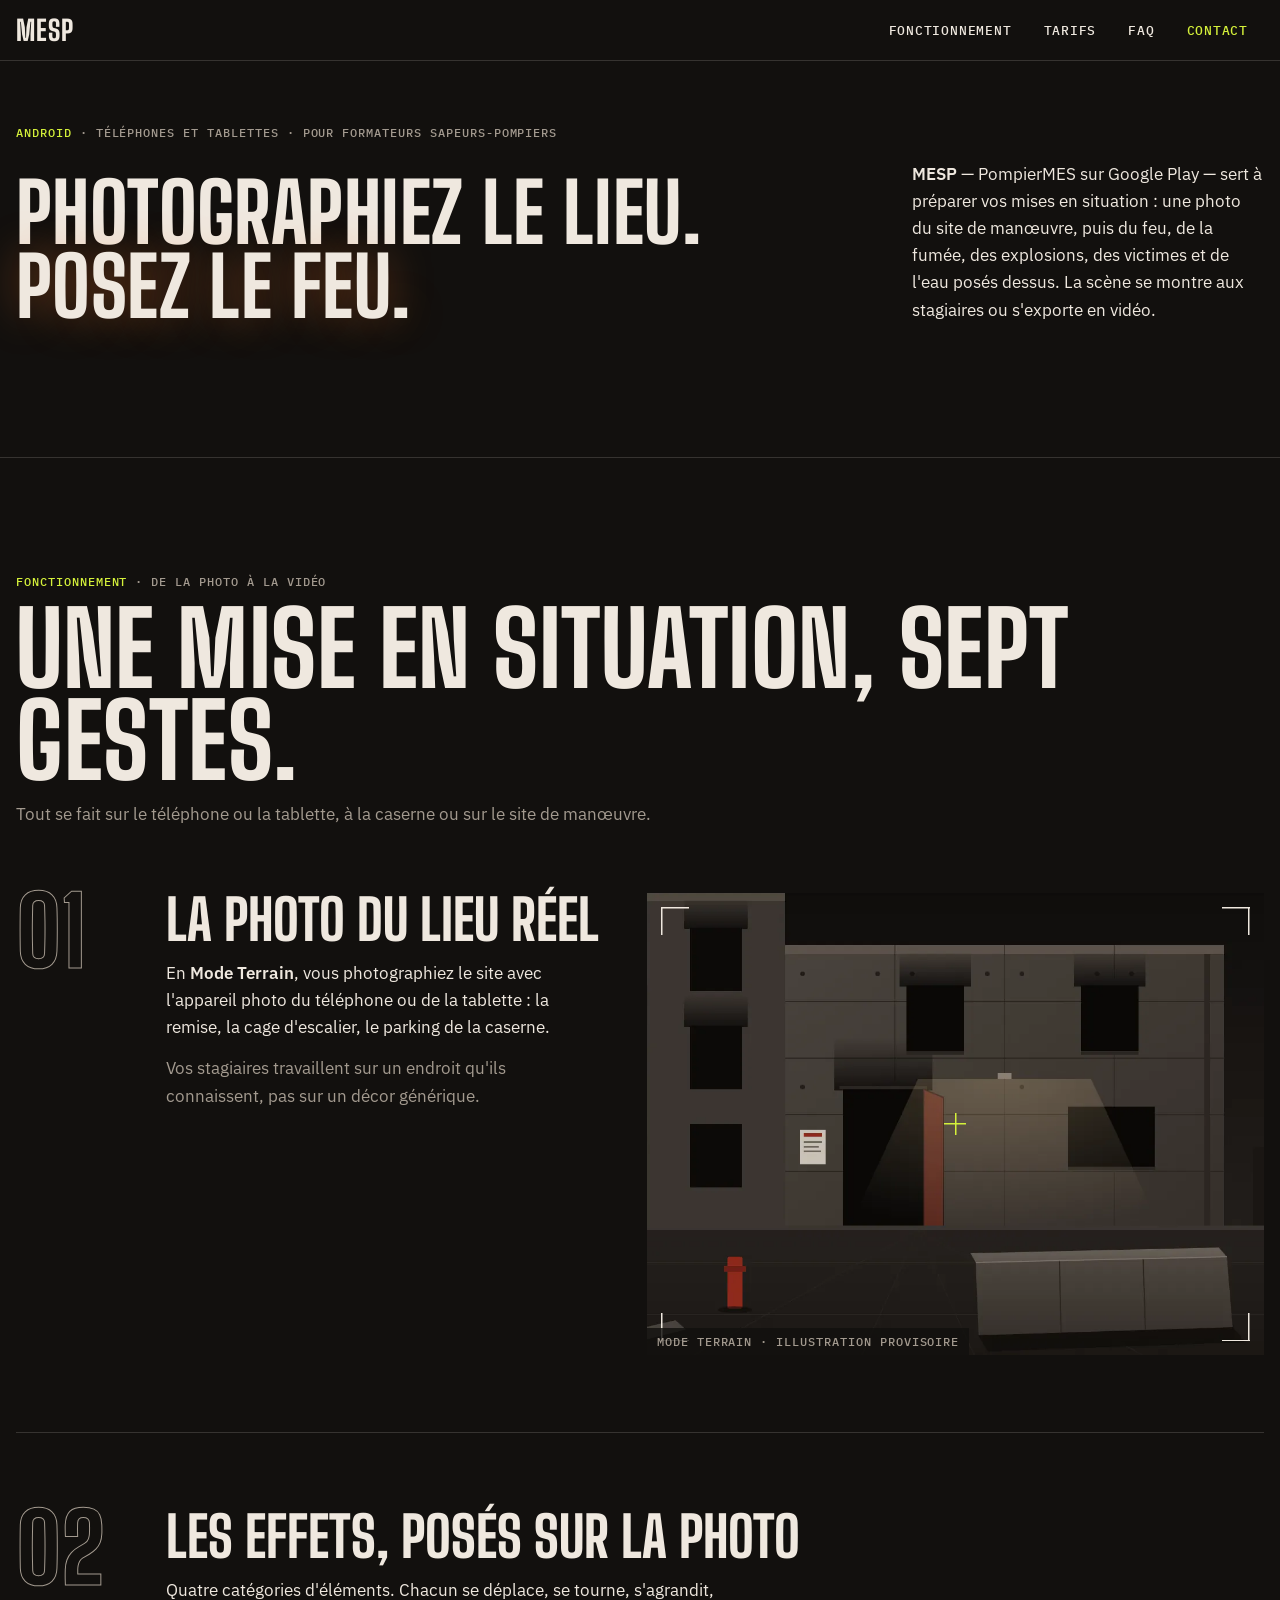
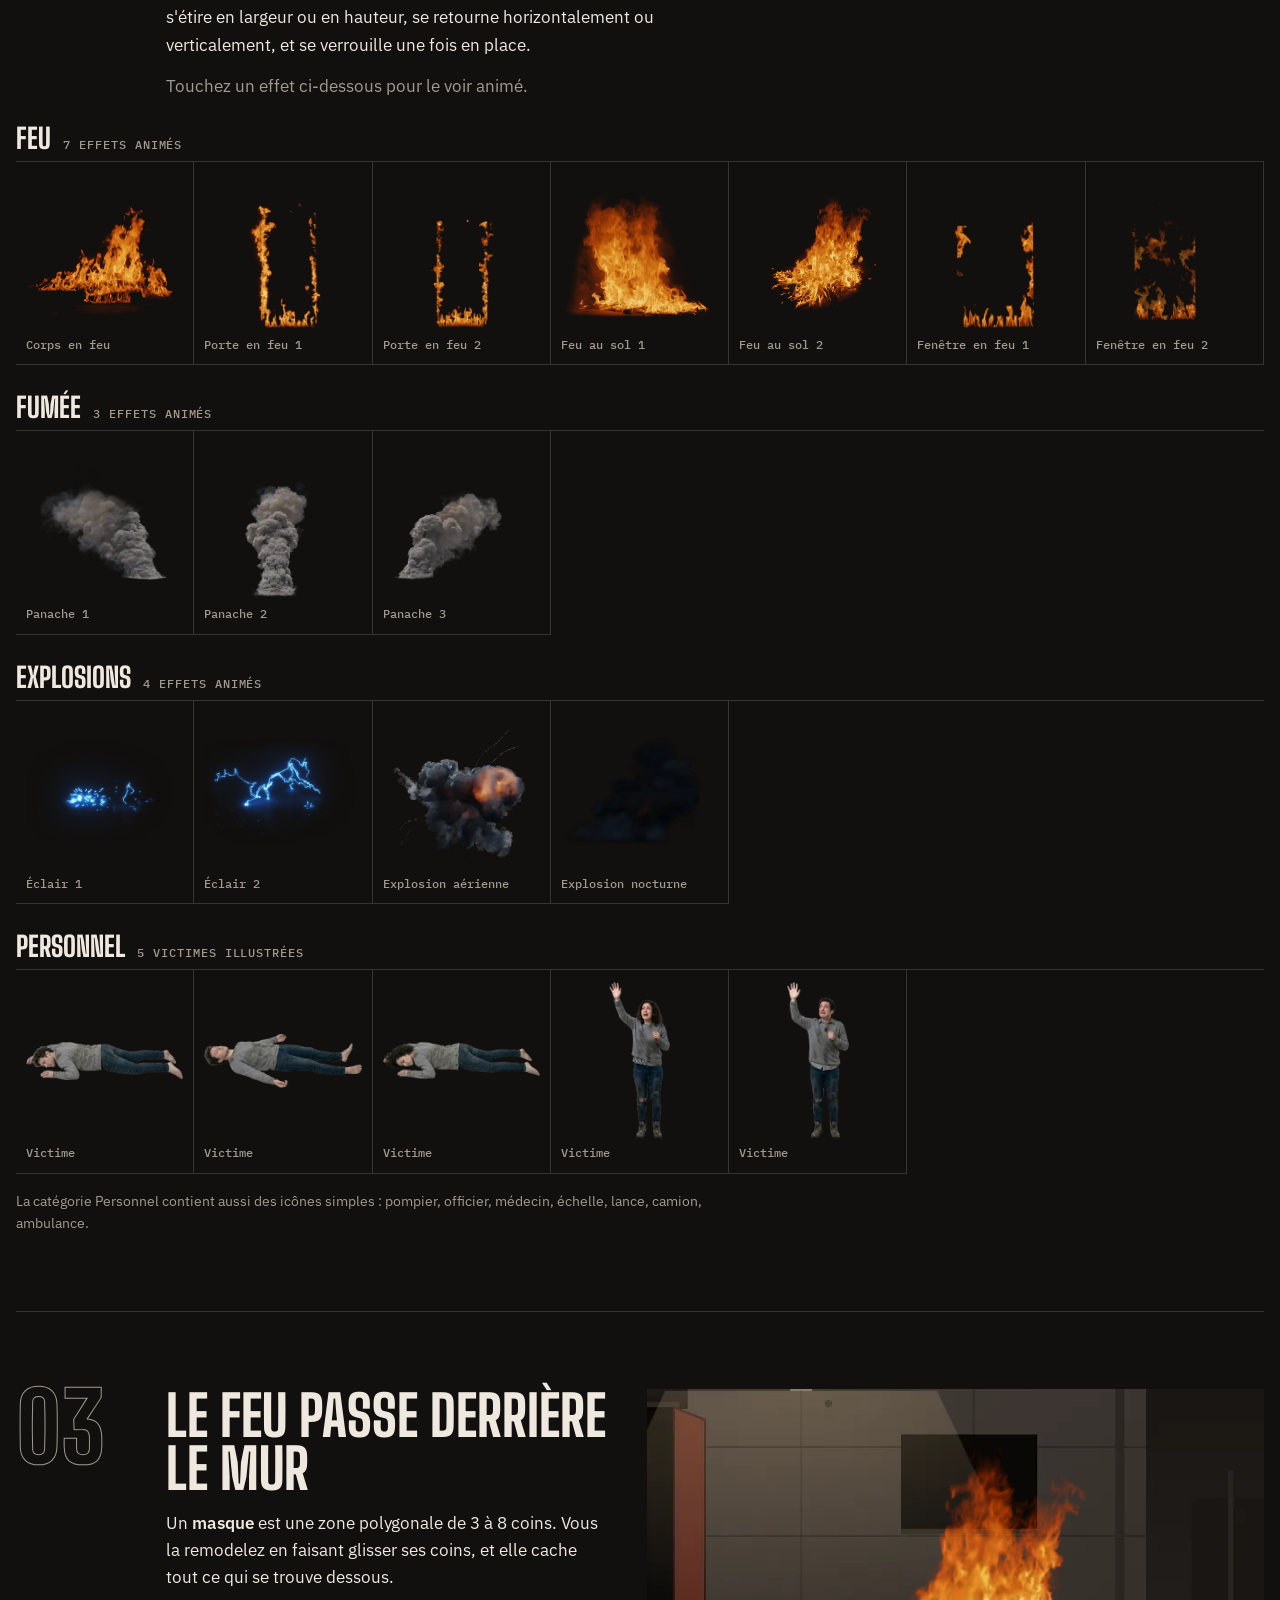
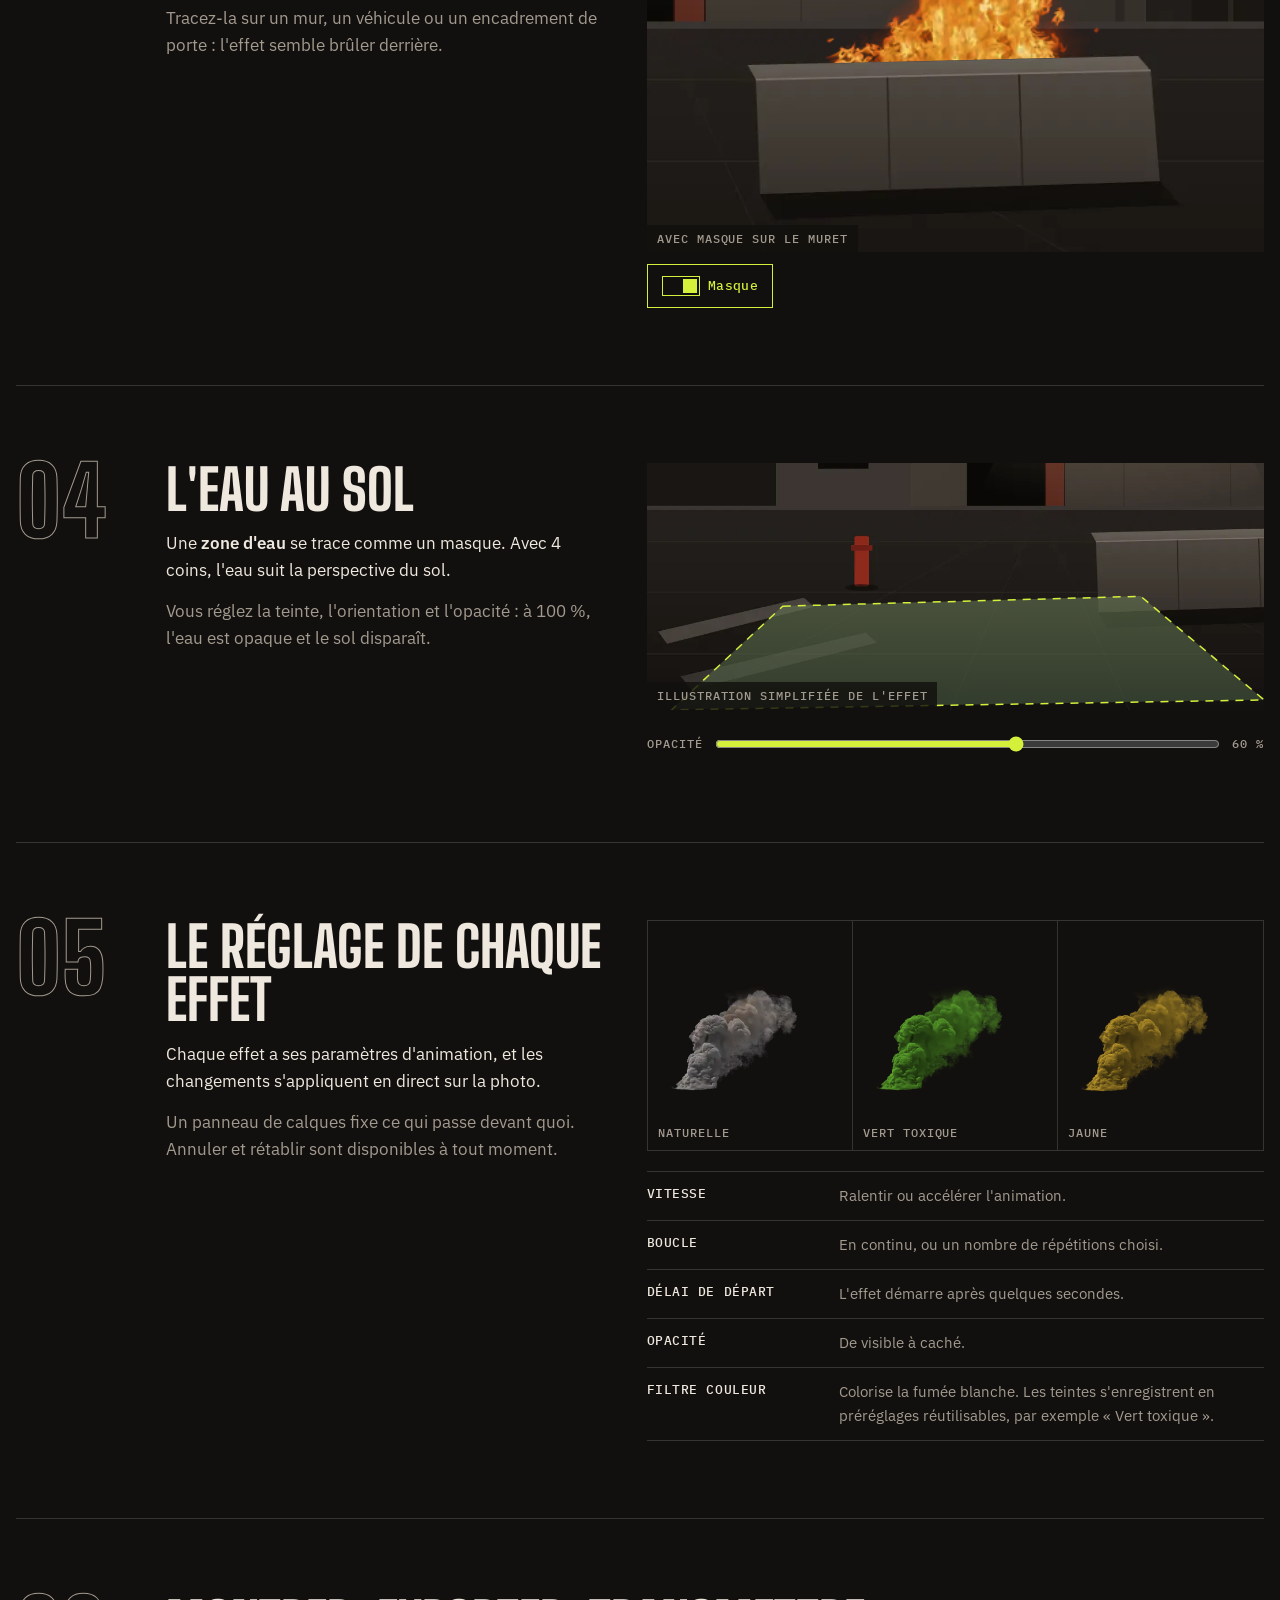
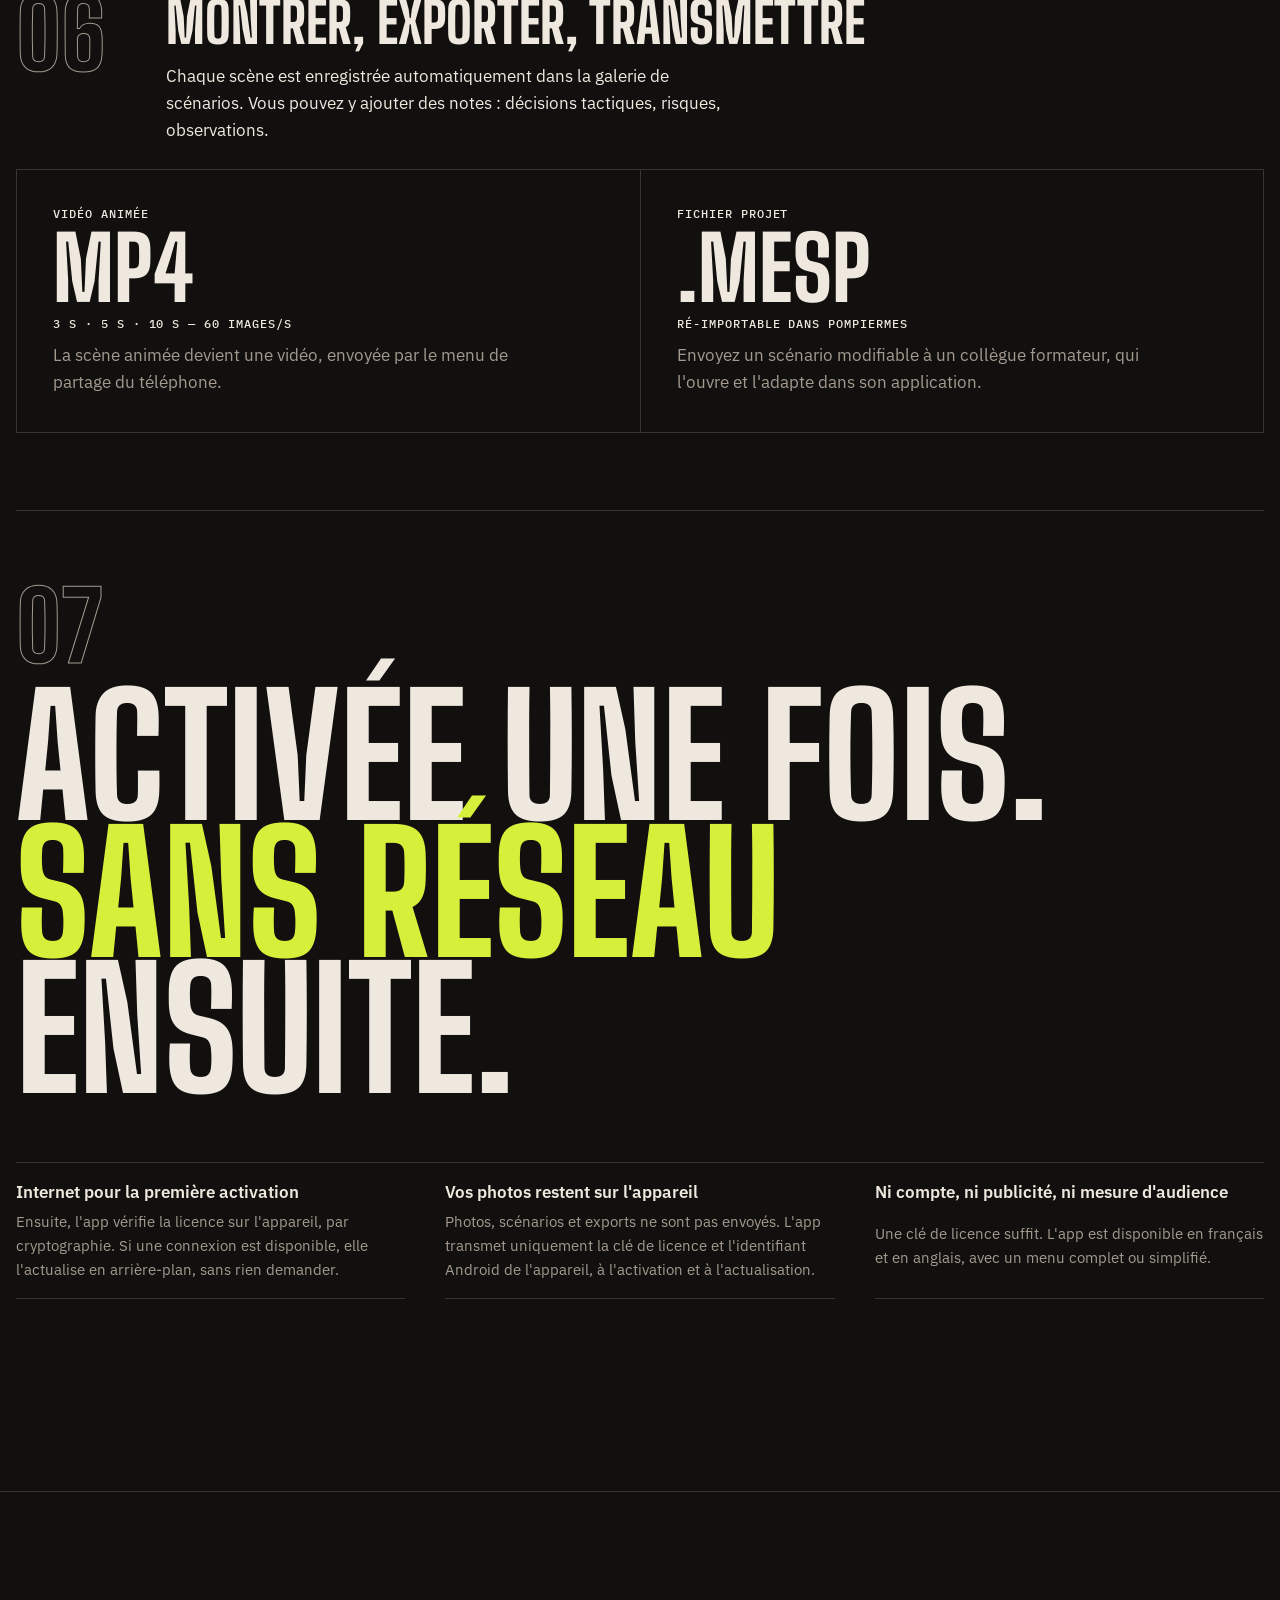
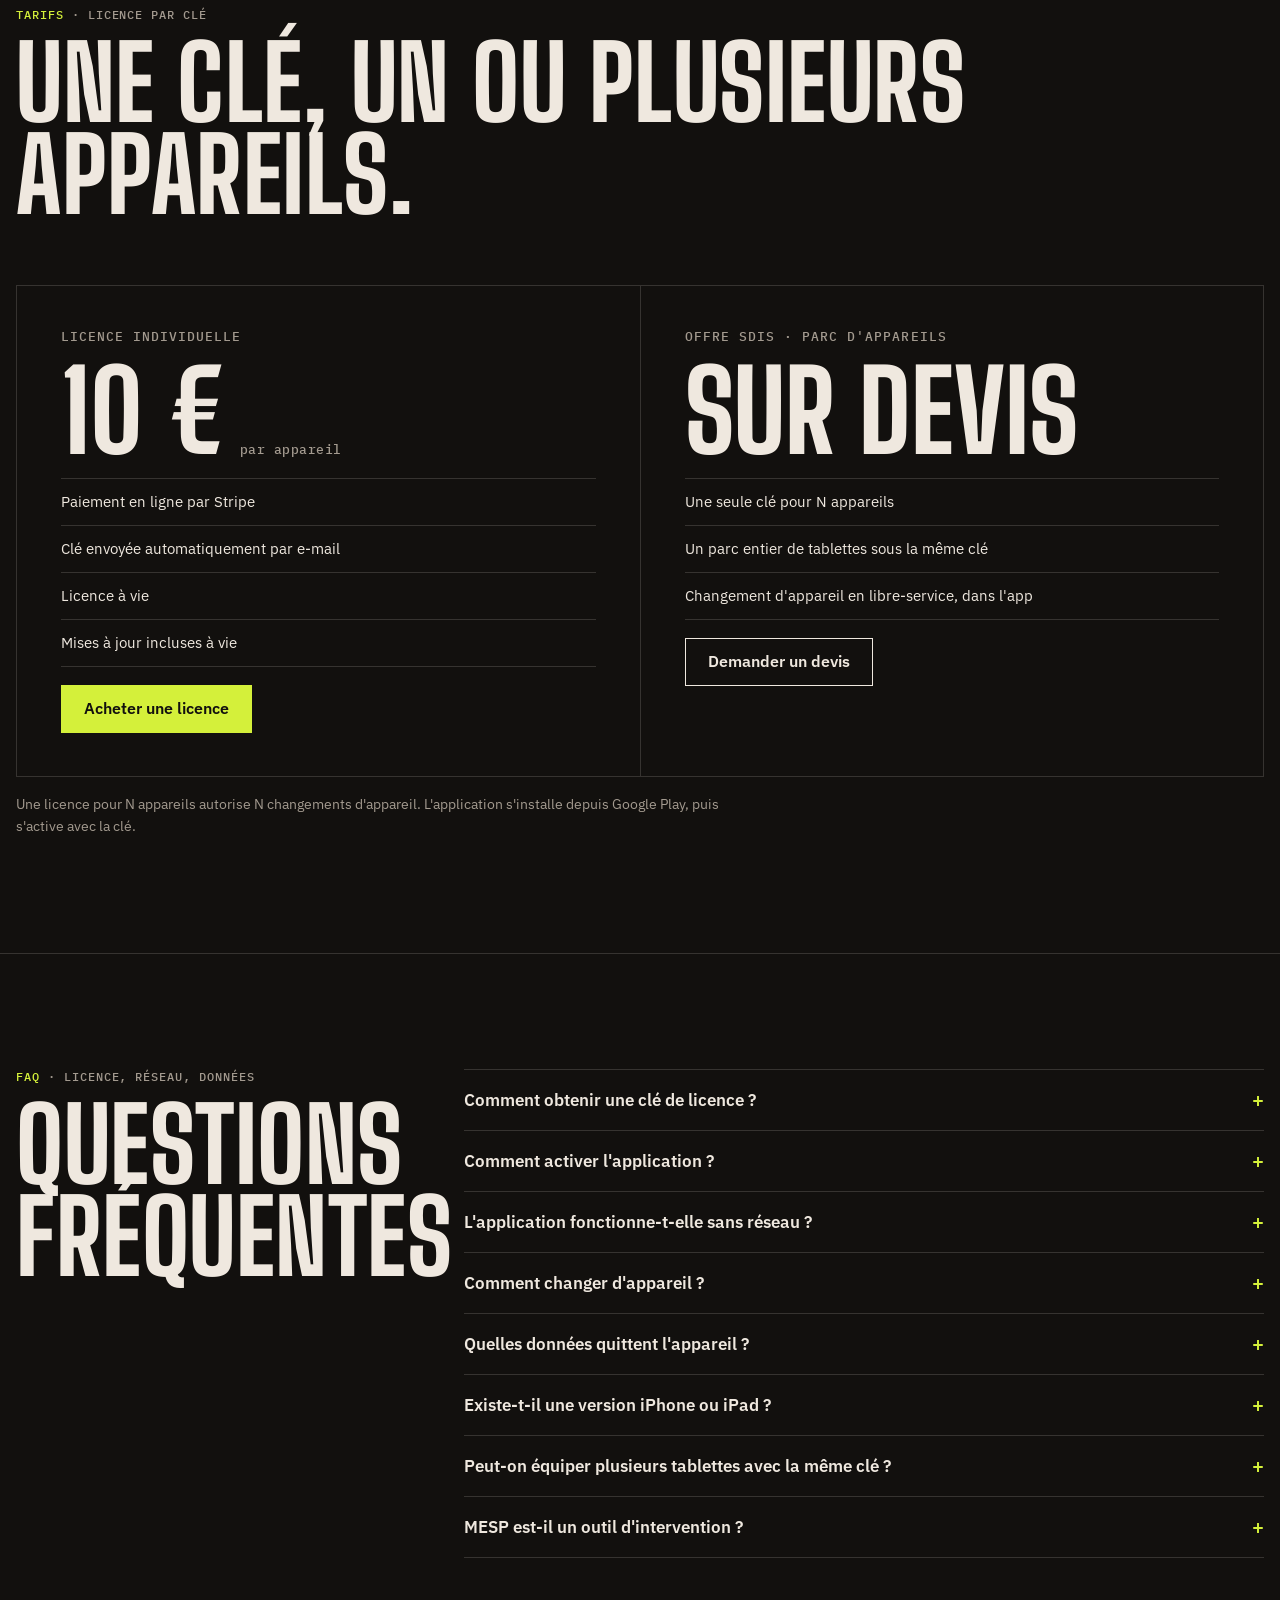
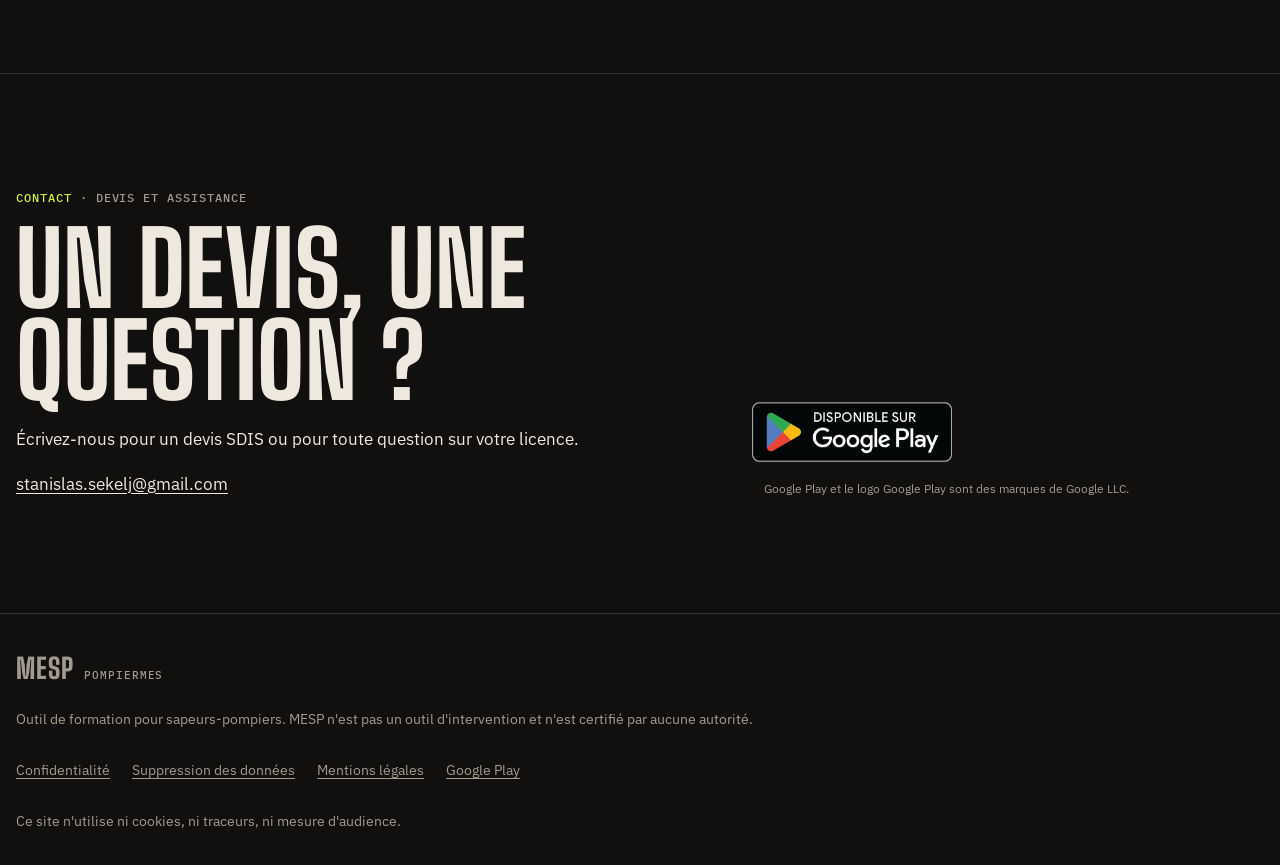
<file: docs/index.html>
<!doctype html>
<html lang="fr">
<head>
<meta charset="utf-8">
<meta name="viewport" content="width=device-width, initial-scale=1, viewport-fit=cover">
<title>MESP (PompierMES) — Mises en situation animées pour formateurs sapeurs-pompiers</title>
<meta name="description" content="MESP est l'application Android des formateurs sapeurs-pompiers : photographiez le site de manœuvre, posez du feu, de la fumée et des explosions animés sur la photo, exportez la scène en vidéo. Fonctionne sans réseau après activation.">
<link rel="canonical" href="https://mespapp.com/">
<meta name="theme-color" content="#12100e">
<link rel="icon" href="favicon.ico" sizes="32x32">
<link rel="icon" type="image/png" sizes="192x192" href="assets/img/icon-192.png">
<link rel="apple-touch-icon" href="assets/img/apple-touch-icon.png">
<link rel="manifest" href="site.webmanifest">
<meta property="og:type" content="website">
<meta property="og:locale" content="fr_FR">
<meta property="og:site_name" content="MESP">
<meta property="og:url" content="https://mespapp.com/">
<meta property="og:title" content="MESP — Photographiez le lieu. Posez le feu.">
<meta property="og:description" content="L'application Android des formateurs sapeurs-pompiers : feu, fumée et explosions animés sur la photo de votre site de manœuvre.">
<meta property="og:image" content="https://mespapp.com/assets/img/og.jpg">
<meta property="og:image:width" content="1200">
<meta property="og:image:height" content="630">
<meta property="og:image:alt" content="MESP — Photographiez le lieu. Posez le feu.">
<meta name="twitter:card" content="summary_large_image">
<meta name="twitter:title" content="MESP — Photographiez le lieu. Posez le feu.">
<meta name="twitter:description" content="L'application Android des formateurs sapeurs-pompiers : feu, fumée et explosions animés sur la photo de votre site de manœuvre.">
<meta name="twitter:image" content="https://mespapp.com/assets/img/og.jpg">
<link rel="preload" href="assets/fonts/big-shoulders-display-latin-800.woff2" as="font" type="font/woff2" crossorigin>
<link rel="preload" href="assets/fonts/ibm-plex-sans-latin-400.woff2" as="font" type="font/woff2" crossorigin>
<link rel="stylesheet" href="css/site.css">
<script>document.documentElement.classList.add('js')</script>
<script type="application/ld+json">
{
  "@context": "https://schema.org",
  "@type": "SoftwareApplication",
  "name": "PompierMES",
  "alternateName": "MESP",
  "operatingSystem": "Android",
  "inLanguage": ["fr", "en"],
  "url": "https://mespapp.com/",
  "installUrl": "https://play.google.com/store/apps/details?id=com.pompiermes.app",
  "description": "Application Android pour formateurs sapeurs-pompiers : création de mises en situation en posant des effets animés (feu, fumée, explosions) sur une photo du site de manœuvre, avec export vidéo MP4."
}
</script>
</head>
<body>
<a class="skip" href="#contenu">Aller au contenu</a>

<header class="site-head">
  <div class="wrap">
    <a class="brand" href="./" aria-label="MESP — accueil"><strong>MESP</strong></a>
    <nav class="nav" aria-label="Navigation principale">
      <a class="nav-wide" href="#fonctionnement">Fonctionnement</a>
      <a href="#tarifs">Tarifs</a>
      <a href="#faq">FAQ</a>
      <a class="nav-cta" href="#contact">Contact</a>
    </nav>
  </div>
</header>

<main id="contenu">

<!-- ═══ HERO + DEMO ═══ -->
<section class="hero">
  <div class="wrap">
    <div class="hero-top">
      <p class="label"><b>Android</b> · téléphones et tablettes · pour formateurs sapeurs-pompiers</p>
      <h1 class="display"><span>Photographiez le lieu.</span><span class="lit">Posez le feu.</span></h1>
      <p class="hero-lede"><strong>MESP</strong> — PompierMES sur Google Play — sert à préparer vos mises en situation&nbsp;: une photo du site de manœuvre, puis du feu, de la fumée, des explosions, des victimes et de l'eau posés dessus. La scène se montre aux stagiaires ou s'exporte en vidéo.</p>
    </div>
  </div>

  <!-- colour filters for the smoke tint (luminance → tint) -->
  <svg width="0" height="0" aria-hidden="true" focusable="false" style="position:absolute">
    <filter id="tint-vert" color-interpolation-filters="sRGB"><feColorMatrix values=".13 .43 .04 0 0  .23 .76 .08 0 0  .06 .21 .02 0 0  0 0 0 1 0"/></filter>
    <filter id="tint-jaune" color-interpolation-filters="sRGB"><feColorMatrix values=".26 .87 .09 0 0  .21 .70 .07 0 0  .06 .20 .02 0 0  0 0 0 1 0"/></filter>
    <filter id="tint-noir" color-interpolation-filters="sRGB"><feColorMatrix values=".07 .24 .02 0 0  .065 .22 .02 0 0  .06 .2 .02 0 0  0 0 0 1 0"/></filter>
  </svg>
</section>

<!-- ═══ FONCTIONNEMENT ═══ -->
<section class="section" id="fonctionnement">
  <div class="wrap">
    <header class="section-head reveal">
      <p class="label"><b>Fonctionnement</b> · de la photo à la vidéo</p>
      <h2 class="display">Une mise en situation, sept gestes.</h2>
      <p>Tout se fait sur le téléphone ou la tablette, à la caserne ou sur le site de manœuvre.</p>
    </header>

    <article class="step reveal">
      <p class="step-no num" aria-hidden="true">01</p>
      <div class="step-body">
        <h3>La photo du lieu réel</h3>
        <p>En <strong>Mode Terrain</strong>, vous photographiez le site avec l'appareil photo du téléphone ou de la tablette&nbsp;: la remise, la cage d'escalier, le parking de la caserne.</p>
        <p>Vos stagiaires travaillent sur un endroit qu'ils connaissent, pas sur un décor générique.</p>
      </div>
      <figure class="step-vis shot brackets" data-crop="330,60,1070,802">
        <div class="world-crop"><img class="bg" src="assets/img/scene.webp" width="1600" height="1000" alt="Bâtiment d'entraînement cadré comme dans un viseur d'appareil photo (illustration provisoire)" loading="lazy"></div>
        <figcaption class="label">Mode Terrain · illustration provisoire</figcaption>
      </figure>
    </article>

    <article class="step step--wide reveal">
      <p class="step-no num" aria-hidden="true">02</p>
      <div class="step-body">
        <h3>Les effets, posés sur la photo</h3>
        <p>Quatre catégories d'éléments. Chacun se déplace, se tourne, s'agrandit, s'étire en largeur ou en hauteur, se retourne horizontalement ou verticalement, et se verrouille une fois en place.</p>
        <p>Touchez un effet ci-dessous pour le voir animé.</p>
      </div>
      <div class="step-vis catalog" id="catalog">
        <div>
          <div class="cat-head"><h4>Feu</h4><span class="label num">7 effets animés</span></div>
          <div class="cat-grid">
            <button class="cell" type="button" aria-pressed="false" data-fx="fire-body"><img src="assets/fx/fire-body.poster.webp" width="300" height="278" alt="" loading="lazy"><span>Corps en feu</span></button>
            <button class="cell" type="button" aria-pressed="false" data-fx="fire-door-1"><img src="assets/fx/fire-door-1.poster.webp" width="210" height="340" alt="" loading="lazy"><span>Porte en feu 1</span></button>
            <button class="cell" type="button" aria-pressed="false" data-fx="fire-door-2"><img src="assets/fx/fire-door-2.poster.webp" width="167" height="340" alt="" loading="lazy"><span>Porte en feu 2</span></button>
            <button class="cell" type="button" aria-pressed="false" data-fx="fire-ground-1"><img src="assets/fx/fire-ground-1.poster.webp" width="260" height="227" alt="" loading="lazy"><span>Feu au sol 1</span></button>
            <button class="cell" type="button" aria-pressed="false" data-fx="fire-ground-2"><img src="assets/fx/fire-ground-2.poster.webp" width="300" height="239" alt="" loading="lazy"><span>Feu au sol 2</span></button>
            <button class="cell" type="button" aria-pressed="false" data-fx="fire-window-1"><img src="assets/fx/fire-window-1.poster.webp" width="214" height="340" alt="" loading="lazy"><span>Fenêtre en feu 1</span></button>
            <button class="cell" type="button" aria-pressed="false" data-fx="fire-window-2"><img src="assets/fx/fire-window-2.poster.webp" width="261" height="340" alt="" loading="lazy"><span>Fenêtre en feu 2</span></button>
          </div>
        </div>
        <div>
          <div class="cat-head"><h4>Fumée</h4><span class="label num">3 effets animés</span></div>
          <div class="cat-grid">
            <button class="cell" type="button" aria-pressed="false" data-fx="smoke-1"><img src="assets/fx/smoke-1.poster.webp" width="320" height="252" alt="" loading="lazy"><span>Panache 1</span></button>
            <button class="cell" type="button" aria-pressed="false" data-fx="smoke-2"><img src="assets/fx/smoke-2.poster.webp" width="330" height="340" alt="" loading="lazy"><span>Panache 2</span></button>
            <button class="cell" type="button" aria-pressed="false" data-fx="smoke-3"><img src="assets/fx/smoke-3.poster.webp" width="340" height="267" alt="" loading="lazy"><span>Panache 3</span></button>
          </div>
        </div>
        <div>
          <div class="cat-head"><h4>Explosions</h4><span class="label num">4 effets animés</span></div>
          <div class="cat-grid">
            <button class="cell" type="button" aria-pressed="false" data-fx="lightning-1"><img src="assets/fx/lightning-1.poster.webp" width="340" height="212" alt="" loading="lazy"><span>Éclair 1</span></button>
            <button class="cell" type="button" aria-pressed="false" data-fx="lightning-2"><img src="assets/fx/lightning-2.poster.webp" width="340" height="226" alt="" loading="lazy"><span>Éclair 2</span></button>
            <button class="cell" type="button" aria-pressed="false" data-fx="explosion-aerial"><img src="assets/fx/explosion-aerial.poster.webp" width="244" height="260" alt="" loading="lazy"><span>Explosion aérienne</span></button>
            <button class="cell" type="button" aria-pressed="false" data-fx="explosion-night"><img src="assets/fx/explosion-night.poster.webp" width="340" height="248" alt="" loading="lazy"><span>Explosion nocturne</span></button>
          </div>
        </div>
        <div>
          <div class="cat-head"><h4>Personnel</h4><span class="label num">5 victimes illustrées</span></div>
          <div class="cat-grid">
            <div class="cell"><img src="assets/people/victim-male-back.webp" width="360" height="87" alt="Victime allongée" loading="lazy"><span>Victime</span></div>
            <div class="cell"><img src="assets/people/victim-male-prone.webp" width="360" height="124" alt="Victime allongée, un bras écarté" loading="lazy"><span>Victime</span></div>
            <div class="cell"><img src="assets/people/victim-male-standing.webp" width="360" height="86" alt="Victime allongée" loading="lazy"><span>Victime</span></div>
            <div class="cell"><img src="assets/people/victim-female-prone.webp" width="135" height="349" alt="Victime debout, un bras levé" loading="lazy"><span>Victime</span></div>
            <div class="cell"><img src="assets/people/victim-female-standing.webp" width="137" height="349" alt="Victime debout, un bras levé" loading="lazy"><span>Victime</span></div>
          </div>
          <p class="fine">La catégorie Personnel contient aussi des icônes simples&nbsp;: pompier, officier, médecin, échelle, lance, camion, ambulance.</p>
        </div>
      </div>
    </article>

    <article class="step reveal">
      <p class="step-no num" aria-hidden="true">03</p>
      <div class="step-body">
        <h3>Le feu passe derrière le mur</h3>
        <p>Un <strong>masque</strong> est une zone polygonale de 3 à 8 coins. Vous la remodelez en faisant glisser ses coins, et elle cache tout ce qui se trouve dessous.</p>
        <p>Tracez-la sur un mur, un véhicule ou un encadrement de porte&nbsp;: l'effet semble brûler derrière.</p>
      </div>
      <div class="step-vis">
        <figure class="shot" id="mask-shot" data-crop="780,380,680,510">
          <div class="world-crop">
            <img class="bg" src="assets/img/scene.webp" width="1600" height="1000" alt="Feu au sol placé derrière un muret (illustration provisoire)" loading="lazy">
            <img class="fx" data-fx="fire-ground-2" src="assets/fx/fire-ground-2.poster.webp" alt="" loading="lazy" style="left:885px;top:431px;width:450px">
            <div class="mask" style="clip-path:polygon(891px 684px,1321px 674px,1335px 690px,1345px 812px,905px 826px,900px 700px)" hidden></div>
          </div>
          <figcaption class="label" id="mask-shot-cap" aria-live="polite">Sans masque</figcaption>
        </figure>
        <div class="shot-ctl">
          <button class="chip" type="button" id="mask-shot-toggle" aria-pressed="false"><span class="switch" aria-hidden="true"></span>Masque</button>
        </div>
      </div>
    </article>

    <article class="step reveal">
      <p class="step-no num" aria-hidden="true">04</p>
      <div class="step-body">
        <h3>L'eau au sol</h3>
        <p>Une <strong>zone d'eau</strong> se trace comme un masque. Avec 4 coins, l'eau suit la perspective du sol.</p>
        <p>Vous réglez la teinte, l'orientation et l'opacité&nbsp;: à 100&nbsp;%, l'eau est opaque et le sol disparaît.</p>
      </div>
      <div class="step-vis">
        <figure class="shot" data-crop="100,560,1100,440" style="aspect-ratio:5/2">
          <div class="world-crop"><img class="bg" src="assets/img/scene.webp" width="1600" height="1000" alt="Sol devant le bâtiment, recouvert d'une zone d'eau à quatre coins (illustration simplifiée)" loading="lazy"></div>
          <div class="water" id="water"></div>
          <svg class="water-edge" viewBox="0 0 100 100" preserveAspectRatio="none" aria-hidden="true">
            <polygon points="22,58 80,54 100,96 4,100"/>
          </svg>
          <figcaption class="label">Illustration simplifiée de l'effet</figcaption>
        </figure>
        <div class="shot-ctl">
          <label><span class="label">Opacité</span><input type="range" id="water-range" min="0" max="100" value="60" aria-describedby="water-out"><output class="label num" id="water-out" for="water-range">60&nbsp;%</output></label>
        </div>
      </div>
    </article>

    <article class="step reveal">
      <p class="step-no num" aria-hidden="true">05</p>
      <div class="step-body">
        <h3>Le réglage de chaque effet</h3>
        <p>Chaque effet a ses paramètres d'animation, et les changements s'appliquent en direct sur la photo.</p>
        <p>Un panneau de calques fixe ce qui passe devant quoi. Annuler et rétablir sont disponibles à tout moment.</p>
      </div>
      <div class="step-vis">
        <div class="tints">
          <figure><img src="assets/fx/smoke-3.poster.webp" width="340" height="267" alt="Panache de fumée, teinte naturelle" loading="lazy"><figcaption class="label">Naturelle</figcaption></figure>
          <figure><img src="assets/fx/smoke-3.poster.webp" width="340" height="267" alt="Panache de fumée teinté en vert" loading="lazy" style="filter:url(#tint-vert)"><figcaption class="label">Vert toxique</figcaption></figure>
          <figure><img src="assets/fx/smoke-3.poster.webp" width="340" height="267" alt="Panache de fumée teinté en jaune" loading="lazy" style="filter:url(#tint-jaune)"><figcaption class="label">Jaune</figcaption></figure>
        </div>
        <dl class="sheet">
          <div><dt>Vitesse</dt><dd>Ralentir ou accélérer l'animation.</dd></div>
          <div><dt>Boucle</dt><dd>En continu, ou un nombre de répétitions choisi.</dd></div>
          <div><dt>Délai de départ</dt><dd>L'effet démarre après quelques secondes.</dd></div>
          <div><dt>Opacité</dt><dd>De visible à caché.</dd></div>
          <div><dt>Filtre couleur</dt><dd>Colorise la fumée blanche. Les teintes s'enregistrent en préréglages réutilisables, par exemple «&nbsp;Vert toxique&nbsp;».</dd></div>
        </dl>
      </div>
    </article>

    <article class="step step--wide reveal">
      <p class="step-no num" aria-hidden="true">06</p>
      <div class="step-body">
        <h3>Montrer, exporter, transmettre</h3>
        <p>Chaque scène est enregistrée automatiquement dans la galerie de scénarios. Vous pouvez y ajouter des notes&nbsp;: décisions tactiques, risques, observations.</p>
      </div>
      <div class="step-vis formats">
        <div class="format">
          <p class="label">Vidéo animée</p>
          <strong>MP4</strong>
          <p class="label num">3 s · 5 s · 10 s — 60 images/s</p>
          <p>La scène animée devient une vidéo, envoyée par le menu de partage du téléphone.</p>
        </div>
        <div class="format">
          <p class="label">Fichier projet</p>
          <strong>.mesp</strong>
          <p class="label">Ré-importable dans PompierMES</p>
          <p>Envoyez un scénario modifiable à un collègue formateur, qui l'ouvre et l'adapte dans son application.</p>
        </div>
      </div>
    </article>

    <article class="step step--wide reveal">
      <p class="step-no num" aria-hidden="true">07</p>
      <div class="step-vis offline">
        <h3>Activée une fois.<br><em>Sans réseau</em> ensuite.</h3>
        <ul class="facts">
          <li><strong>Internet pour la première activation</strong><span>Ensuite, l'app vérifie la licence sur l'appareil, par cryptographie. Si une connexion est disponible, elle l'actualise en arrière-plan, sans rien demander.</span></li>
          <li><strong>Vos photos restent sur l'appareil</strong><span>Photos, scénarios et exports ne sont pas envoyés. L'app transmet uniquement la clé de licence et l'identifiant Android de l'appareil, à l'activation et à l'actualisation.</span></li>
          <li><strong>Ni compte, ni publicité, ni mesure d'audience</strong><span>Une clé de licence suffit. L'app est disponible en français et en anglais, avec un menu complet ou simplifié.</span></li>
        </ul>
      </div>
    </article>
  </div>
</section>

<!-- ═══ TARIFS ═══ -->
<section class="section" id="tarifs">
  <div class="wrap">
    <header class="section-head reveal">
      <p class="label"><b>Tarifs</b> · licence par clé</p>
      <h2 class="display">Une clé, un ou plusieurs appareils.</h2>
    </header>
    <div class="plans reveal">
      <div class="plan">
        <h3>Licence individuelle</h3>
        <p class="price num">10&nbsp;€ <small>par appareil</small></p>
        <ul>
          <li>Paiement en ligne par Stripe</li>
          <li>Clé envoyée automatiquement par e-mail</li>
          <li>Licence à vie</li>
          <li>Mises à jour incluses à vie</li>
        </ul>
        <a class="btn btn--hv" href="https://buy.stripe.com/9B628u1rA7mMeUN9IeafS00" rel="noopener">Acheter une licence</a>
      </div>
      <div class="plan">
        <h3>Offre SDIS · parc d'appareils</h3>
        <p class="price">Sur devis</p>
        <ul>
          <li>Une seule clé pour N appareils</li>
          <li>Un parc entier de tablettes sous la même clé</li>
          <li>Changement d'appareil en libre-service, dans l'app</li>
        </ul>
        <a class="btn" href="mailto:stanislas.sekelj@gmail.com?subject=Demande%20de%20devis%20MESP">Demander un devis</a>
      </div>
    </div>
    <p class="fine reveal">Une licence pour N appareils autorise N changements d'appareil. L'application s'installe depuis Google Play, puis s'active avec la clé.</p>
  </div>
</section>

<!-- ═══ FAQ ═══ -->
<section class="section" id="faq">
  <div class="wrap faq-layout">
    <header class="section-head reveal">
      <p class="label"><b>FAQ</b> · licence, réseau, données</p>
      <h2 class="display">Questions fréquentes</h2>
    </header>
    <div class="faq reveal">
      <details>
        <summary>Comment obtenir une clé de licence&nbsp;?</summary>
        <div><p>Pour une licence individuelle, le paiement se fait en ligne par Stripe et la clé vous est envoyée automatiquement par e-mail. Pour un SDIS ou un parc d'appareils, demandez un devis&nbsp;: vous recevez une seule clé qui couvre le nombre d'appareils convenu.</p></div>
      </details>
      <details>
        <summary>Comment activer l'application&nbsp;?</summary>
        <div><p>Installez PompierMES depuis Google Play, puis saisissez votre clé, au format <strong class="mono">PMES-XXXX-XXXX-XXXX</strong>. Cette première activation demande une connexion Internet.</p></div>
      </details>
      <details>
        <summary>L'application fonctionne-t-elle sans réseau&nbsp;?</summary>
        <div><p>Oui. Une fois la licence activée, tout fonctionne hors ligne&nbsp;: photo, effets, masques, export. L'app vérifie la licence localement, par cryptographie. Quand une connexion est disponible, elle actualise la licence en arrière-plan.</p></div>
      </details>
      <details>
        <summary>Comment changer d'appareil&nbsp;?</summary>
        <div><p>Vous le faites vous-même, dans l'app&nbsp;: <strong>Paramètres → Gestion de la licence → désactiver</strong>. L'emplacement est libéré et la clé peut être activée sur le nouvel appareil. La désactivation demande une connexion Internet.</p><p>Le nombre de changements est limité&nbsp;: une licence pour N appareils autorise N changements.</p></div>
      </details>
      <details>
        <summary>Quelles données quittent l'appareil&nbsp;?</summary>
        <div><p>Deux seulement&nbsp;: la clé de licence et l'identifiant Android de l'appareil, lors de l'activation et de l'actualisation de la licence. Vos photos, scénarios et exports restent sur l'appareil. Il n'y a ni publicité, ni mesure d'audience, ni compte à créer. Le détail figure dans la <a href="confidentialite.html">politique de confidentialité</a>.</p></div>
      </details>
      <details>
        <summary>Existe-t-il une version iPhone ou iPad&nbsp;?</summary>
        <div><p>Non. MESP fonctionne sur Android uniquement, sur téléphone et sur tablette.</p></div>
      </details>
      <details>
        <summary>Peut-on équiper plusieurs tablettes avec la même clé&nbsp;?</summary>
        <div><p>Oui. Une clé de licence couvre un nombre d'appareils défini, d'un seul à un parc complet de tablettes.</p></div>
      </details>
      <details>
        <summary>MESP est-il un outil d'intervention&nbsp;?</summary>
        <div><p>Non. MESP est un outil de formation&nbsp;: il sert à préparer et à présenter des mises en situation. Ce n'est ni un outil d'intervention en temps réel, ni un outil de cartographie, et il n'est certifié ou homologué par aucune autorité.</p></div>
      </details>
    </div>
  </div>
</section>

<!-- ═══ CONTACT ═══ -->
<section class="section" id="contact">
  <div class="wrap contact reveal">
    <div style="display:grid;gap:18px">
      <p class="label"><b>Contact</b> · devis et assistance</p>
      <h2 class="display">Un devis, une question&nbsp;?</h2>
      <p>Écrivez-nous pour un devis SDIS ou pour toute question sur votre licence.</p>
      <p><a href="mailto:stanislas.sekelj@gmail.com">stanislas.sekelj@gmail.com</a></p>
    </div>
    <div class="store">
      <a href="https://play.google.com/store/apps/details?id=com.pompiermes.app" rel="noopener"><img src="assets/img/google-play-badge-fr.png" width="646" height="250" alt="Disponible sur Google Play" loading="lazy"></a>
      <small>Google Play et le logo Google Play sont des marques de Google LLC.</small>
    </div>
  </div>
</section>

</main>

<footer class="site-foot">
  <div class="wrap">
    <a class="brand" href="./" aria-label="MESP — accueil"><strong>MESP</strong><span>PompierMES</span></a>
    <p>Outil de formation pour sapeurs-pompiers. MESP n'est pas un outil d'intervention et n'est certifié par aucune autorité.</p>
    <nav class="foot-nav" aria-label="Liens de pied de page">
      <a href="confidentialite.html">Confidentialité</a>
      <a href="confidentialite.html#suppression">Suppression des données</a>
      <a href="mentions-legales.html">Mentions légales</a>
      <a href="https://play.google.com/store/apps/details?id=com.pompiermes.app" rel="noopener">Google Play</a>
    </nav>
    <p>Ce site n'utilise ni cookies, ni traceurs, ni mesure d'audience.</p>
  </div>
</footer>

<script src="js/site.js" defer></script>
</body>
</html>
</file>
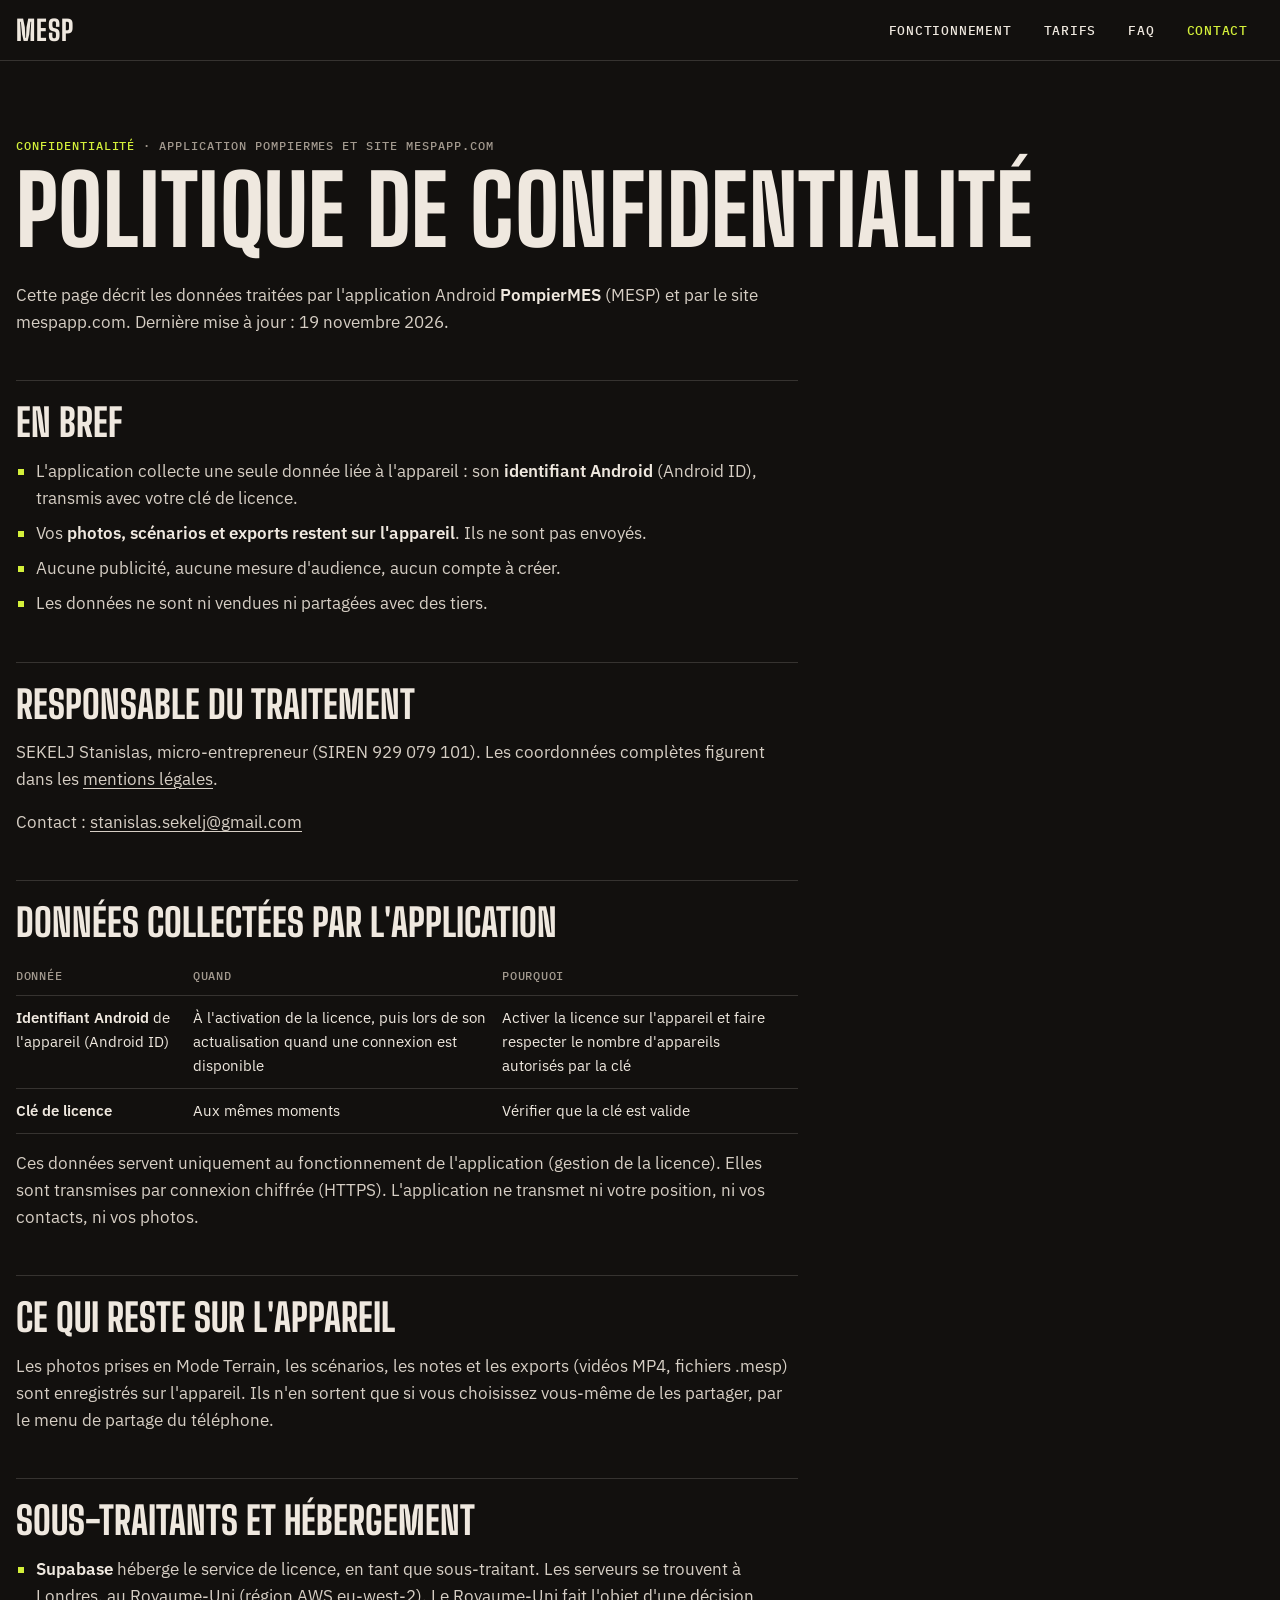
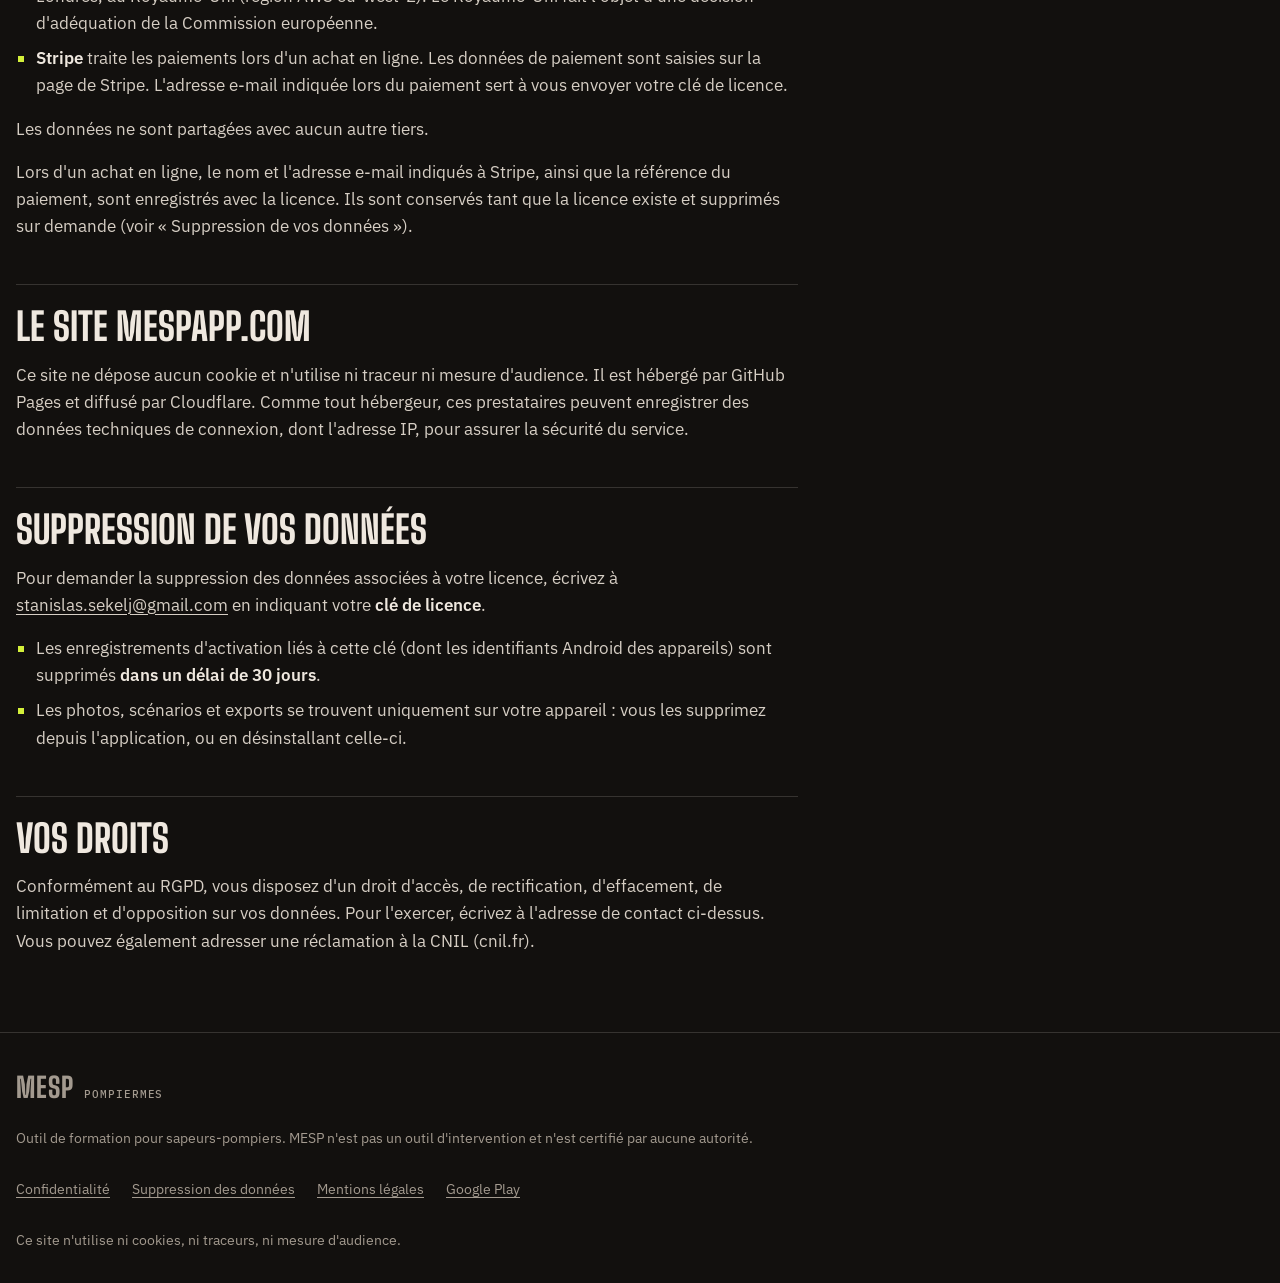
<file: docs/confidentialite.html>
<!doctype html>
<html lang="fr">
<head>
<meta charset="utf-8">
<meta name="viewport" content="width=device-width, initial-scale=1, viewport-fit=cover">
<title>Politique de confidentialité — MESP (PompierMES)</title>
<meta name="description" content="Quelles données l'application PompierMES (MESP) collecte, pourquoi, où elles sont traitées et comment demander leur suppression.">
<link rel="canonical" href="https://mespapp.com/confidentialite.html">
<meta name="theme-color" content="#12100e">
<link rel="icon" href="favicon.ico" sizes="32x32">
<link rel="icon" type="image/png" sizes="192x192" href="assets/img/icon-192.png">
<link rel="apple-touch-icon" href="assets/img/apple-touch-icon.png">
<link rel="stylesheet" href="css/site.css">
</head>
<body>
<a class="skip" href="#contenu">Aller au contenu</a>
<header class="site-head">
  <div class="wrap">
    <a class="brand" href="./" aria-label="MESP — accueil"><strong>MESP</strong></a>
    <nav class="nav" aria-label="Navigation principale">
      <a class="nav-wide" href="./#fonctionnement">Fonctionnement</a>
      <a href="./#tarifs">Tarifs</a>
      <a href="./#faq">FAQ</a>
      <a class="nav-cta" href="./#contact">Contact</a>
    </nav>
  </div>
</header>
<main id="contenu">
<div class="wrap page">
  <p class="label"><b>Confidentialité</b> · application PompierMES et site mespapp.com</p>
  <h1 class="display">Politique de confidentialité</h1>
  <div class="prose">
    <p>Cette page décrit les données traitées par l'application Android <strong>PompierMES</strong> (MESP) et par le site mespapp.com. Dernière mise à jour&nbsp;: 19 novembre 2026.</p>

    <h2 id="resume">En bref</h2>
    <ul>
      <li>L'application collecte une seule donnée liée à l'appareil&nbsp;: son <strong>identifiant Android</strong> (Android ID), transmis avec votre clé de licence.</li>
      <li>Vos <strong>photos, scénarios et exports restent sur l'appareil</strong>. Ils ne sont pas envoyés.</li>
      <li>Aucune publicité, aucune mesure d'audience, aucun compte à créer.</li>
      <li>Les données ne sont ni vendues ni partagées avec des tiers.</li>
    </ul>

    <h2 id="responsable">Responsable du traitement</h2>
    <p>SEKELJ Stanislas, micro-entrepreneur (SIREN <span class="num">929&nbsp;079&nbsp;101</span>). Les coordonnées complètes figurent dans les <a href="mentions-legales.html">mentions légales</a>.</p>
    <p>Contact&nbsp;: <a href="mailto:stanislas.sekelj@gmail.com">stanislas.sekelj@gmail.com</a></p>

    <h2 id="donnees">Données collectées par l'application</h2>
    <div class="table-scroll">
    <table>
      <thead><tr><th scope="col">Donnée</th><th scope="col">Quand</th><th scope="col">Pourquoi</th></tr></thead>
      <tbody>
        <tr><td><strong>Identifiant Android</strong> de l'appareil (Android ID)</td><td>À l'activation de la licence, puis lors de son actualisation quand une connexion est disponible</td><td>Activer la licence sur l'appareil et faire respecter le nombre d'appareils autorisés par la clé</td></tr>
        <tr><td><strong>Clé de licence</strong></td><td>Aux mêmes moments</td><td>Vérifier que la clé est valide</td></tr>
      </tbody>
    </table>
    </div>
    <p>Ces données servent uniquement au fonctionnement de l'application (gestion de la licence). Elles sont transmises par connexion chiffrée (HTTPS). L'application ne transmet ni votre position, ni vos contacts, ni vos photos.</p>

    <h2 id="local">Ce qui reste sur l'appareil</h2>
    <p>Les photos prises en Mode Terrain, les scénarios, les notes et les exports (vidéos MP4, fichiers .mesp) sont enregistrés sur l'appareil. Ils n'en sortent que si vous choisissez vous-même de les partager, par le menu de partage du téléphone.</p>

    <h2 id="destinataires">Sous-traitants et hébergement</h2>
    <ul>
      <li><strong>Supabase</strong> héberge le service de licence, en tant que sous-traitant. Les serveurs se trouvent à Londres, au Royaume-Uni (région AWS eu-west-2). Le Royaume-Uni fait l'objet d'une décision d'adéquation de la Commission européenne.</li>
      <li><strong>Stripe</strong> traite les paiements lors d'un achat en ligne. Les données de paiement sont saisies sur la page de Stripe. L'adresse e-mail indiquée lors du paiement sert à vous envoyer votre clé de licence.</li>
    </ul>
    <p>Les données ne sont partagées avec aucun autre tiers.</p>
    <p>Lors d'un achat en ligne, le nom et l'adresse e-mail indiqués à Stripe, ainsi que la référence du paiement, sont enregistrés avec la licence. Ils sont conservés tant que la licence existe et supprimés sur demande (voir «&nbsp;Suppression de vos données&nbsp;»).</p>

    <h2 id="site">Le site mespapp.com</h2>
    <p>Ce site ne dépose aucun cookie et n'utilise ni traceur ni mesure d'audience. Il est hébergé par GitHub Pages et diffusé par Cloudflare. Comme tout hébergeur, ces prestataires peuvent enregistrer des données techniques de connexion, dont l'adresse IP, pour assurer la sécurité du service.</p>

    <h2 id="suppression">Suppression de vos données</h2>
    <p>Pour demander la suppression des données associées à votre licence, écrivez à <a href="mailto:stanislas.sekelj@gmail.com">stanislas.sekelj@gmail.com</a> en indiquant votre <strong>clé de licence</strong>.</p>
    <ul>
      <li>Les enregistrements d'activation liés à cette clé (dont les identifiants Android des appareils) sont supprimés <strong>dans un délai de 30 jours</strong>.</li>
      <li>Les photos, scénarios et exports se trouvent uniquement sur votre appareil&nbsp;: vous les supprimez depuis l'application, ou en désinstallant celle-ci.</li>
    </ul>

    <h2 id="droits">Vos droits</h2>
    <p>Conformément au RGPD, vous disposez d'un droit d'accès, de rectification, d'effacement, de limitation et d'opposition sur vos données. Pour l'exercer, écrivez à l'adresse de contact ci-dessus. Vous pouvez également adresser une réclamation à la CNIL (cnil.fr).</p>
  </div>
</div>
</main>
<footer class="site-foot">
  <div class="wrap">
    <a class="brand" href="./" aria-label="MESP — accueil"><strong>MESP</strong><span>PompierMES</span></a>
    <p>Outil de formation pour sapeurs-pompiers. MESP n'est pas un outil d'intervention et n'est certifié par aucune autorité.</p>
    <nav class="foot-nav" aria-label="Liens de pied de page">
      <a href="confidentialite.html">Confidentialité</a>
      <a href="confidentialite.html#suppression">Suppression des données</a>
      <a href="mentions-legales.html">Mentions légales</a>
      <a href="https://play.google.com/store/apps/details?id=com.pompiermes.app" rel="noopener">Google Play</a>
    </nav>
    <p>Ce site n'utilise ni cookies, ni traceurs, ni mesure d'audience.</p>
  </div>
</footer>
</body>
</html>
</file>
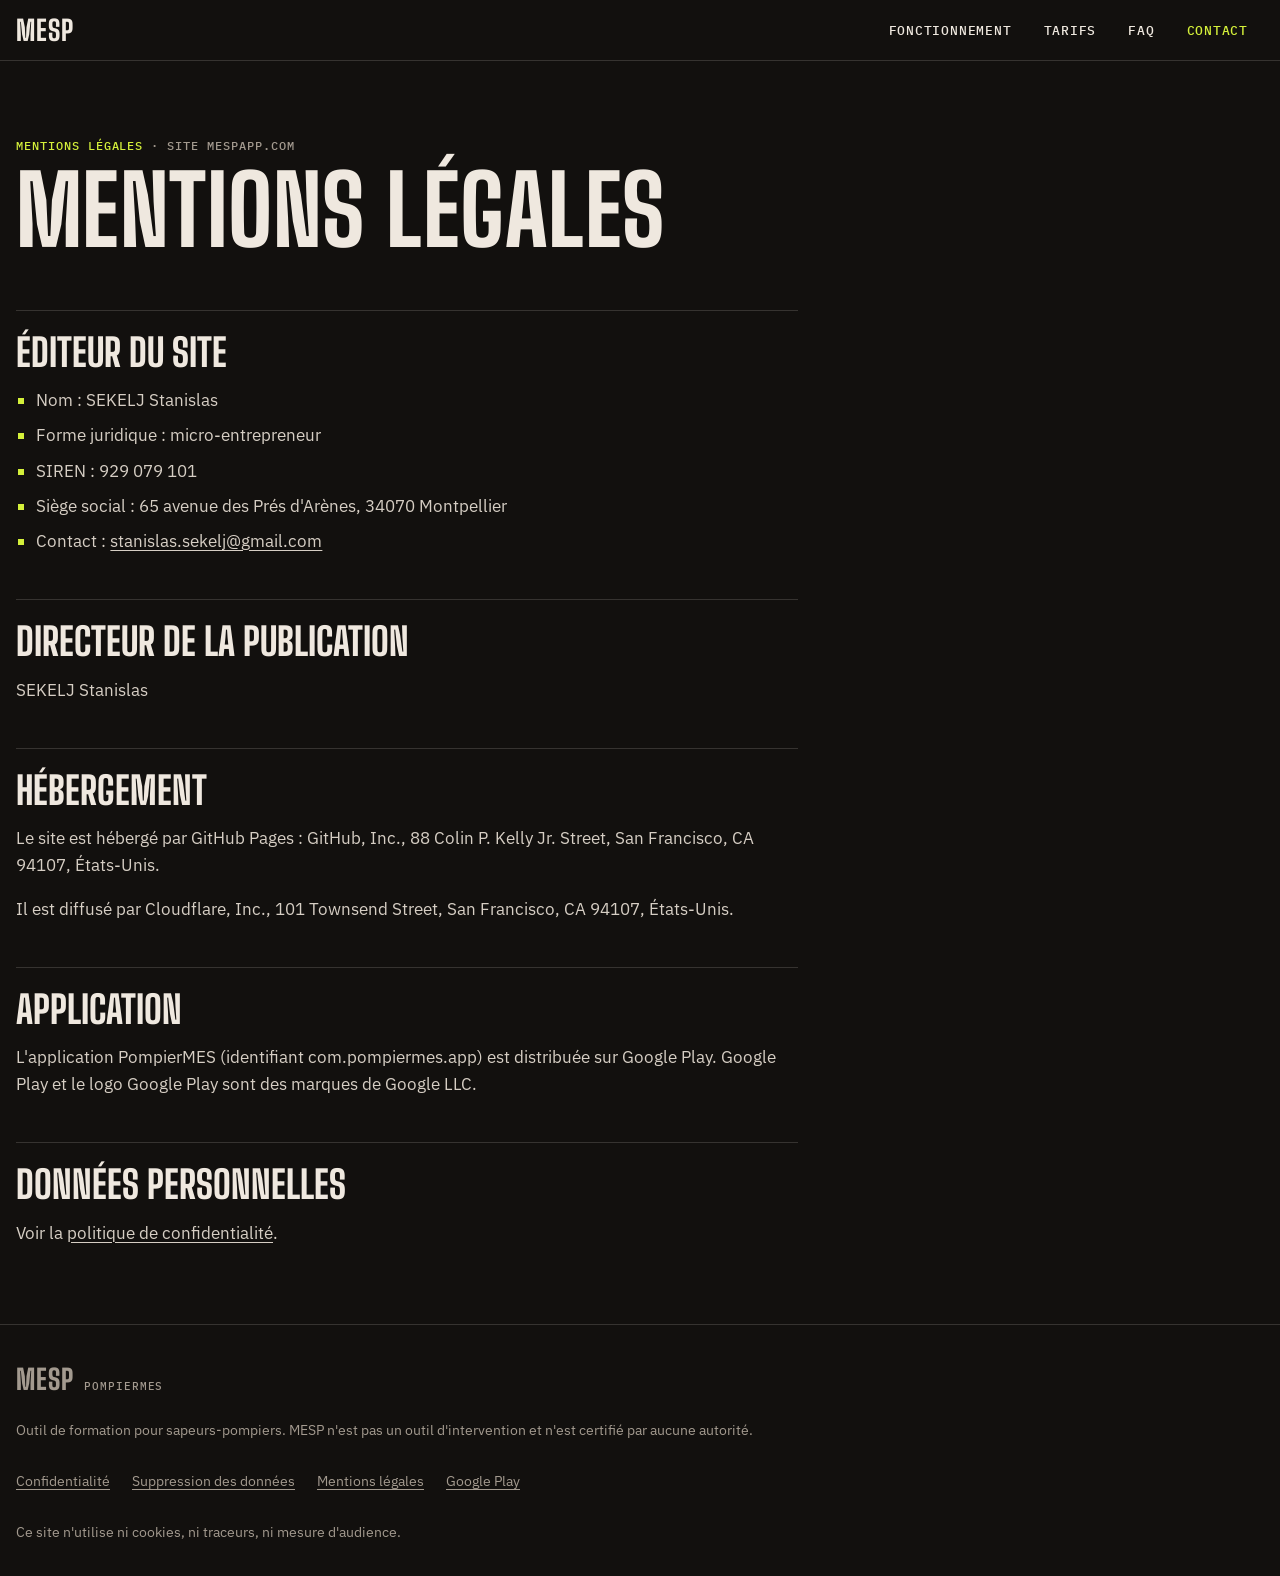
<file: docs/mentions-legales.html>
<!doctype html>
<html lang="fr">
<head>
<meta charset="utf-8">
<meta name="viewport" content="width=device-width, initial-scale=1, viewport-fit=cover">
<title>Mentions légales — MESP (PompierMES)</title>
<meta name="description" content="Mentions légales du site mespapp.com : éditeur, directeur de la publication, hébergeur.">
<link rel="canonical" href="https://mespapp.com/mentions-legales.html">
<meta name="theme-color" content="#12100e">
<link rel="icon" href="favicon.ico" sizes="32x32">
<link rel="icon" type="image/png" sizes="192x192" href="assets/img/icon-192.png">
<link rel="apple-touch-icon" href="assets/img/apple-touch-icon.png">
<link rel="stylesheet" href="css/site.css">
</head>
<body>
<a class="skip" href="#contenu">Aller au contenu</a>
<header class="site-head">
  <div class="wrap">
    <a class="brand" href="./" aria-label="MESP — accueil"><strong>MESP</strong></a>
    <nav class="nav" aria-label="Navigation principale">
      <a class="nav-wide" href="./#fonctionnement">Fonctionnement</a>
      <a href="./#tarifs">Tarifs</a>
      <a href="./#faq">FAQ</a>
      <a class="nav-cta" href="./#contact">Contact</a>
    </nav>
  </div>
</header>
<main id="contenu">
<div class="wrap page">
  <p class="label"><b>Mentions légales</b> · site mespapp.com</p>
  <h1 class="display">Mentions légales</h1>
  <div class="prose">
    <h2>Éditeur du site</h2>
    <ul>
      <li>Nom&nbsp;: SEKELJ Stanislas</li>
      <li>Forme juridique&nbsp;: micro-entrepreneur</li>
      <li>SIREN&nbsp;: <span class="num">929&nbsp;079&nbsp;101</span></li>
      <li>Siège social&nbsp;: 65 avenue des Prés d'Arènes, 34070 Montpellier</li>
      <li>Contact&nbsp;: <a href="mailto:stanislas.sekelj@gmail.com">stanislas.sekelj@gmail.com</a></li>
    </ul>
    <h2>Directeur de la publication</h2>
    <p>SEKELJ Stanislas</p>
    <h2>Hébergement</h2>
    <p>Le site est hébergé par GitHub Pages&nbsp;: GitHub, Inc., 88 Colin P. Kelly Jr. Street, San Francisco, CA 94107, États-Unis.</p>
    <p>Il est diffusé par Cloudflare, Inc., 101 Townsend Street, San Francisco, CA 94107, États-Unis.</p>
    <h2>Application</h2>
    <p>L'application PompierMES (identifiant <span class="mono">com.pompiermes.app</span>) est distribuée sur Google Play. Google Play et le logo Google Play sont des marques de Google LLC.</p>
    <h2>Données personnelles</h2>
    <p>Voir la <a href="confidentialite.html">politique de confidentialité</a>.</p>
  </div>
</div>
</main>
<footer class="site-foot">
  <div class="wrap">
    <a class="brand" href="./" aria-label="MESP — accueil"><strong>MESP</strong><span>PompierMES</span></a>
    <p>Outil de formation pour sapeurs-pompiers. MESP n'est pas un outil d'intervention et n'est certifié par aucune autorité.</p>
    <nav class="foot-nav" aria-label="Liens de pied de page">
      <a href="confidentialite.html">Confidentialité</a>
      <a href="confidentialite.html#suppression">Suppression des données</a>
      <a href="mentions-legales.html">Mentions légales</a>
      <a href="https://play.google.com/store/apps/details?id=com.pompiermes.app" rel="noopener">Google Play</a>
    </nav>
    <p>Ce site n'utilise ni cookies, ni traceurs, ni mesure d'audience.</p>
  </div>
</footer>
</body>
</html>
</file>
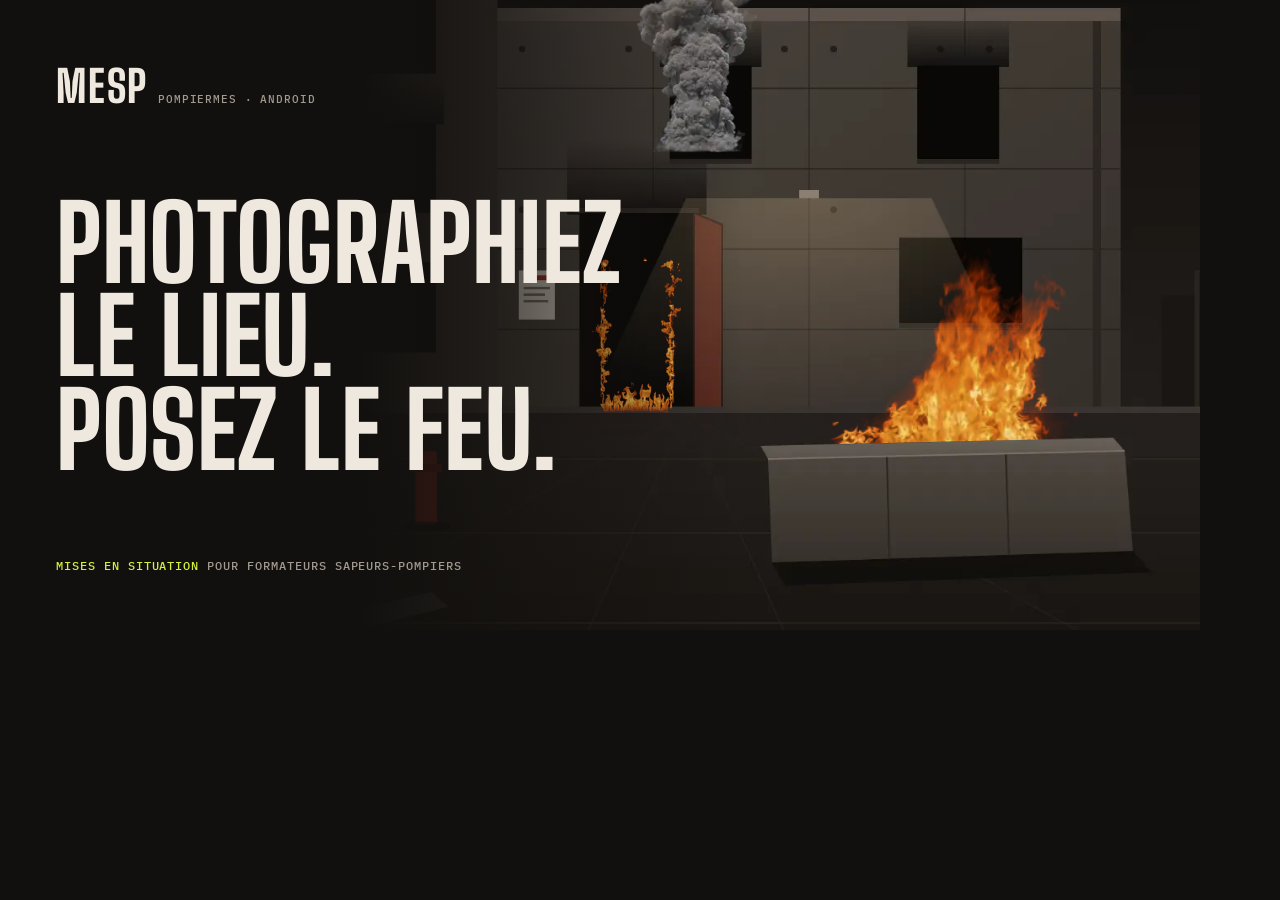
<file: docs/_tools/og.html>
<!doctype html>
<html lang="fr">
<head>
<meta charset="utf-8">
<title>OG image source — screenshot at 1200×630 (see og.mjs)</title>
<link rel="stylesheet" href="../css/site.css">
<style>
  body { width: 1200px; height: 630px; overflow: hidden; position: relative; }
  .sc { position: absolute; inset: 0; overflow: hidden; }
  .sc .w { position: absolute; left: 0; top: 0; width: 1600px; height: 1000px; transform-origin: 0 0; transform: translate(30px, -115px) scale(.82); }
  .sc img { position: absolute; max-width: none; }
  .shade { position: absolute; inset: 0; background: linear-gradient(90deg, #12100e 0, #12100e 30%, rgba(18, 16, 14, 0) 62%); }
  .txt { position: absolute; left: 56px; top: 56px; bottom: 56px; display: grid; align-content: space-between; }
  h1 { font-size: 104px; }
  .brand strong { font-size: 44px; }
</style>
</head>
<body>
  <div class="sc">
    <div class="w">
      <img src="../assets/img/scene.webp" width="1600" height="1000" alt="" style="left:0;top:0">
      <img src="../assets/fx/smoke-2.poster.webp" alt="" style="left:645px;top:-56px;width:380px">
      <img src="../assets/fx/fire-door-2.poster.webp" alt="" style="left:672px;top:375px;width:135px">
      <img src="../assets/fx/fire-ground-2.poster.webp" alt="" style="left:885px;top:431px;width:450px">
      <div class="mask" style="clip-path:polygon(891px 684px,1321px 674px,1335px 690px,1345px 812px,905px 826px,900px 700px)"></div>
    </div>
  </div>
  <div class="shade"></div>
  <div class="txt">
    <span class="brand"><strong>MESP</strong><span>PompierMES · Android</span></span>
    <h1 class="display">Photographiez<br>le lieu.<br>Posez le feu.</h1>
    <p class="label"><b>Mises en situation</b> pour formateurs sapeurs-pompiers</p>
  </div>
</body>
</html>
</file>
<file: docs/css/site.css>
/* MESP — mespapp.com
   Palette: charbon / suie (neutrals), haute-visibilité (accent), braise (light only). */

@font-face { font-family: "Big Shoulders"; src: url("../assets/fonts/big-shoulders-display-latin-800.woff2") format("woff2"); font-weight: 800; font-display: swap; }
@font-face { font-family: "Big Shoulders"; src: url("../assets/fonts/big-shoulders-display-latin-600.woff2") format("woff2"); font-weight: 600; font-display: swap; }
@font-face { font-family: "Plex Sans"; src: url("../assets/fonts/ibm-plex-sans-latin-400.woff2") format("woff2"); font-weight: 400; font-display: swap; }
@font-face { font-family: "Plex Sans"; src: url("../assets/fonts/ibm-plex-sans-latin-600.woff2") format("woff2"); font-weight: 600; font-display: swap; }
@font-face { font-family: "Plex Mono"; src: url("../assets/fonts/ibm-plex-mono-latin-500.woff2") format("woff2"); font-weight: 500; font-display: swap; }

:root {
  --char: #12100e;
  --soot: #2b2723;
  --soot-2: #1c1916;
  --ash: #efe8df;
  --mute: #a39a8f;
  --hv: #d4f03a;
  --ember: #ff7a2b;
  --line: rgba(239, 232, 223, .16);
  --display: "Big Shoulders", "Arial Narrow", "Helvetica Neue", Impact, sans-serif;
  --text: "Plex Sans", "Segoe UI", Roboto, Helvetica, Arial, sans-serif;
  --mono: "Plex Mono", ui-monospace, "Cascadia Mono", Consolas, monospace;
  --gutter: max(16px, env(safe-area-inset-left), env(safe-area-inset-right));
  --wrap: 1360px;
  color-scheme: dark;
}

*, *::before, *::after { box-sizing: border-box; }
html { -webkit-text-size-adjust: 100%; scroll-behavior: smooth; scroll-padding-top: 76px; }
body {
  margin: 0; background: var(--char); color: var(--ash);
  font: 400 1.0625rem/1.6 var(--text); overflow-x: clip;
  -webkit-font-smoothing: antialiased;
}
img, svg { display: block; max-width: 100%; }
img { height: auto; }
a { color: inherit; text-underline-offset: .2em; text-decoration-thickness: 1px; }
a:hover { color: var(--hv); }
:focus-visible { outline: 2px solid var(--hv); outline-offset: 3px; }
button { font: inherit; color: inherit; }
h1, h2, h3, p, ul, ol, dl, dd, figure { margin: 0; }
ul, ol { padding: 0; list-style: none; }
.num, .label, .mono { font-variant-numeric: tabular-nums; }

.wrap { width: 100%; max-width: var(--wrap); margin-inline: auto; padding-inline: var(--gutter); }
.sr-only { position: absolute; width: 1px; height: 1px; overflow: hidden; clip-path: inset(50%); white-space: nowrap; }
.skip { position: absolute; left: var(--gutter); top: -100px; z-index: 100; background: var(--hv); color: var(--char); padding: 12px 16px; font-weight: 600; }
.skip:focus { top: 8px; }

.label {
  font: 500 .75rem/1.3 var(--mono); letter-spacing: .08em; text-transform: uppercase; color: var(--mute);
}
.label b { color: var(--hv); font-weight: 500; }
.display {
  font-family: var(--display); font-weight: 800; text-transform: uppercase;
  line-height: .9; letter-spacing: .005em;
}
.todo {
  display: inline-block; font: 500 .75rem/1.3 var(--mono); letter-spacing: .04em; text-transform: none;
  color: var(--hv); border: 1px dashed var(--hv); padding: 3px 7px; vertical-align: middle;
}
.todo::before { content: "TODO · "; }

/* ── Buttons ─────────────────────────────────────────── */
.btn {
  display: inline-flex; align-items: center; justify-content: center; gap: 10px;
  min-height: 48px; padding: 10px 22px; border: 1px solid var(--ash); background: none;
  font: 600 1rem/1.2 var(--text); text-decoration: none; cursor: pointer; color: var(--ash);
}
.btn:hover { border-color: var(--hv); color: var(--hv); }
.btn--hv { background: var(--hv); border-color: var(--hv); color: var(--char); }
.btn--hv:hover { background: var(--ash); border-color: var(--ash); color: var(--char); }

/* ── Header ──────────────────────────────────────────── */
.site-head {
  position: sticky; top: 0; z-index: 50; background: var(--char);
  border-bottom: 1px solid var(--line); padding-top: env(safe-area-inset-top);
}
.site-head .wrap { display: flex; align-items: center; justify-content: space-between; gap: 12px; min-height: 60px; }
.brand { display: inline-flex; align-items: baseline; gap: 10px; min-height: 44px; text-decoration: none; padding-block: 8px; }
.brand strong { font: 800 1.75rem/1 var(--display); letter-spacing: .04em; }
.brand span { font: 500 .6875rem/1 var(--mono); letter-spacing: .08em; color: var(--mute); text-transform: uppercase; }
.nav { display: flex; align-items: center; }
.nav a {
  display: inline-flex; align-items: center; min-height: 44px; padding-inline: 10px;
  font: 500 .8125rem/1 var(--mono); letter-spacing: .06em; text-transform: uppercase; text-decoration: none;
}
.nav a.nav-wide { display: none; }
.nav a.nav-cta { color: var(--hv); }
@media (max-width: 419px) { .brand span { display: none; } }
@media (min-width: 720px) { .nav a { padding-inline: 16px; } .nav a.nav-wide { display: inline-flex; } }

/* ── Hero ────────────────────────────────────────────── */
.hero { padding-block: clamp(28px, 5vw, 64px) clamp(48px, 7vw, 96px); }
.hero-top { display: grid; gap: 20px; margin-bottom: clamp(24px, 4vw, 44px); }
.hero h1 { font-size: clamp(3.1rem, 11.5vw, 9.25rem); }
.hero h1 span { display: block; }
.hero h1 .lit { color: var(--ash); text-shadow: 0 0 .5em rgba(255, 122, 43, .35); }
.hero-lede { max-width: 34em; color: var(--ash); }
.hero-lede strong { font-weight: 600; }
@media (min-width: 1024px) {
  .hero-top { grid-template-columns: minmax(0, 1fr) 22rem; align-items: end; column-gap: 48px; }
  .hero-top .label { grid-column: 1 / -1; }
  .hero h1 { font-size: min(6.4vw, 6.5rem); }
  .hero h1 span { white-space: nowrap; }
}

/* ── Demo ────────────────────────────────────────────── */
.demo { display: grid; grid-template-columns: minmax(0, 1fr); gap: 0; border-top: 1px solid var(--line); }
.demo > * { min-width: 0; }
.demo-bar { display: flex; flex-wrap: wrap; justify-content: space-between; gap: 6px 20px; padding-block: 10px; }
.stage-wrap { margin-inline: calc(var(--gutter) * -1); }
.stage {
  position: relative; overflow: hidden; background: #0d0b0a; aspect-ratio: 4 / 5; max-height: 78svh; width: 100%;
  touch-action: pan-y; user-select: none; -webkit-user-select: none; -webkit-touch-callout: none;
}
@media (min-width: 700px) { .stage { aspect-ratio: 16 / 10; } .stage-wrap { margin-inline: 0; } }
.world { position: absolute; left: 0; top: 0; width: 1600px; height: 1000px; transform-origin: 0 0; will-change: transform; }
.world > .bg { position: absolute; inset: 0; width: 1600px; height: 1000px; max-width: none; pointer-events: none; }
.items, .overlay { position: absolute; inset: 0; }
.overlay { pointer-events: none; }
.item {
  position: absolute; left: 0; top: 0; padding: 0; border: 0; background: none; cursor: grab;
  transform-origin: 50% 50%; touch-action: pan-y; will-change: transform;
}
.item.is-selected { touch-action: none; }
.item:active { cursor: grabbing; }
.item img { display: block; width: 100%; height: 100%; pointer-events: none; -webkit-user-drag: none; }
.item:focus-visible { outline: none; }
.item--fire::before {
  content: ""; position: absolute; inset: 35% -25% -18%; pointer-events: none;
  background: radial-gradient(closest-side, rgba(255, 122, 43, .34), rgba(255, 122, 43, 0));
  mix-blend-mode: screen; animation: flicker 2.6s ease-in-out infinite;
}
@keyframes flicker { 0%, 100% { opacity: .75; } 32% { opacity: 1; } 55% { opacity: .6; } 78% { opacity: .92; } }
.mask {
  position: absolute; inset: 0; background: url("../assets/img/scene.webp") 0 0 / 1600px 1000px no-repeat;
  pointer-events: none; transition: opacity .35s ease;
}
.mask[hidden] { display: block; opacity: 0; }

/* selection frame (in overlay, world units; handles counter-scaled with --inv) */
.frame { position: absolute; left: 0; top: 0; border: calc(1.5px * var(--inv, 1)) solid var(--hv); pointer-events: none; }
.frame[hidden] { display: none; }
.handle {
  position: absolute; width: calc(44px * var(--inv, 1)); height: calc(44px * var(--inv, 1));
  margin: calc(-22px * var(--inv, 1)); padding: 0; border: 0; background: none;
  pointer-events: auto; touch-action: none; cursor: pointer; display: grid; place-items: center;
}
.handle::after {
  content: ""; width: calc(22px * var(--inv, 1)); height: calc(22px * var(--inv, 1));
  background: var(--char); border: calc(2px * var(--inv, 1)) solid var(--hv);
}
.handle:focus-visible { outline: none; }
.handle:focus-visible::after, .handle:hover::after { background: var(--hv); }
.handle--scale { right: 0; bottom: 0; cursor: nwse-resize; }
.handle--rot { left: 50%; top: calc(-34px * var(--inv, 1)); cursor: grab; }
.handle--rot::after { border-radius: 50%; }
.handle--del { right: 0; top: 0; }
.handle--del::after {
  background: var(--hv) linear-gradient(45deg, transparent 44%, var(--char) 44% 56%, transparent 56%), var(--hv);
  background-image: linear-gradient(45deg, transparent 44%, var(--char) 44% 56%, transparent 56%), linear-gradient(-45deg, transparent 44%, var(--char) 44% 56%, transparent 56%);
}
.frame-stem { position: absolute; left: 50%; top: calc(-34px * var(--inv, 1)); height: calc(34px * var(--inv, 1)); border-left: calc(1.5px * var(--inv, 1)) solid var(--hv); }

.mask-edit { position: absolute; inset: 0; width: 1600px; height: 1000px; overflow: visible; max-width: none; }
.mask-edit polygon { fill: rgba(212, 240, 58, .08); stroke: var(--hv); stroke-dasharray: 10 8; vector-effect: non-scaling-stroke; stroke-width: 1.5; }
.mask-pt { border-radius: 50%; }
.mask-pt::after { border-radius: 50%; }
.mask-edit[hidden], .mask-pts[hidden] { display: none; }
.mask-pts { position: absolute; inset: 0; }

.stage-tag {
  position: absolute; left: 0; bottom: 0; z-index: 3; margin: 0; padding: 6px 10px; pointer-events: none;
  background: rgba(18, 16, 14, .82); color: var(--ash);
}
.stage-hint {
  position: absolute; right: 12px; top: 12px; z-index: 3; margin: 0; padding: 8px 12px; pointer-events: none;
  background: var(--hv); color: var(--char); font: 600 .875rem/1.2 var(--text); transition: opacity .4s ease;
}
.stage-hint.is-off { opacity: 0; }
.tray-ghost { position: fixed; left: 0; top: 0; z-index: 90; width: 120px; pointer-events: none; opacity: .85; }

/* tray */
.tray { border-bottom: 1px solid var(--line); }
.tabs { display: flex; border-bottom: 1px solid var(--line); overflow-x: auto; scrollbar-width: none; }
.tabs::-webkit-scrollbar { display: none; }
.tab {
  flex: 1 0 auto; min-height: 48px; padding: 8px 14px; border: 0; border-right: 1px solid var(--line); background: none; cursor: pointer;
  font: 500 .8125rem/1 var(--mono); letter-spacing: .06em; text-transform: uppercase; color: var(--mute); white-space: nowrap;
}
.tab[aria-selected="true"] { color: var(--char); background: var(--hv); }
.tab .num { opacity: .7; margin-left: 6px; }
.tray-list { display: flex; gap: 0; overflow-x: auto; scrollbar-width: thin; scrollbar-color: var(--soot) transparent; }
.tray-list[hidden] { display: none; }
.tray-item {
  flex: 0 0 auto; width: 104px; padding: 10px 8px 8px; border: 0; border-right: 1px solid var(--line); background: none; cursor: pointer;
  display: grid; gap: 6px; justify-items: center; text-align: center;
}
.tray-item img { width: 72px; height: 72px; object-fit: contain; pointer-events: none; }
.tray-item span { font: 500 .6875rem/1.25 var(--mono); color: var(--mute); }
.tray-item:hover, .tray-item:focus-visible { background: var(--soot-2); }
.tray-item:hover span { color: var(--ash); }

/* control panel */
.panel { display: grid; gap: 0; }
.panel-group { padding-block: 16px; border-bottom: 1px solid var(--line); display: grid; gap: 10px; }
.panel-row { display: flex; flex-wrap: wrap; gap: 8px; align-items: center; }
.chip {
  min-height: 44px; padding: 8px 14px; border: 1px solid var(--line); background: none; cursor: pointer;
  font: 500 .8125rem/1.1 var(--mono); letter-spacing: .03em; display: inline-flex; align-items: center; gap: 8px;
}
.chip:hover { border-color: var(--ash); }
.chip[aria-pressed="true"], .chip[aria-checked="true"] { border-color: var(--hv); color: var(--hv); }
.chip[disabled] { opacity: .4; cursor: default; }
.chip i { width: 14px; height: 14px; border-radius: 50%; background: var(--c, #9a938a); border: 1px solid rgba(239, 232, 223, .5); }
.chip--icon { min-width: 44px; justify-content: center; padding-inline: 10px; font-size: 1.05rem; }
.switch { position: relative; width: 38px; height: 20px; border: 1px solid currentColor; flex: none; }
.switch::after { content: ""; position: absolute; left: 2px; top: 2px; width: 14px; height: 14px; background: currentColor; transition: transform .2s ease; }
[aria-pressed="true"] > .switch::after { transform: translateX(18px); }
.panel p { font-size: .9375rem; color: var(--mute); max-width: 44em; }
.panel p strong { color: var(--ash); font-weight: 600; }
.readout { min-height: 1.3em; color: var(--ash); }
@media (min-width: 1100px) {
  .demo { grid-template-columns: minmax(0, 1fr) 320px; column-gap: 32px; }
  .demo-bar, .tray { grid-column: 1; }
  .stage-wrap { grid-column: 1; }
  .panel { grid-column: 2; grid-row: 1 / span 3; align-content: start; border-top: 0; }
  .panel-group:first-child { padding-top: 10px; }
}

/* ── Sections ────────────────────────────────────────── */
.section { padding-block: clamp(56px, 9vw, 128px); border-top: 1px solid var(--line); }
.section-head { display: grid; gap: 14px; margin-bottom: clamp(32px, 5vw, 72px); }
.section-head h2 { font-size: clamp(2.6rem, 8vw, 6.5rem); }
.section-head p { max-width: 38em; color: var(--mute); }

.step { display: grid; gap: 24px; padding-block: clamp(36px, 6vw, 88px); border-top: 1px solid var(--line); }
.step:first-of-type { border-top: 0; padding-top: 0; }
.step-no { font: 800 clamp(3.5rem, 8vw, 6rem)/.8 var(--display); color: transparent; -webkit-text-stroke: 1px var(--mute); }
.step-body { display: grid; gap: 14px; align-content: start; }
.step-body h3 { font: 800 clamp(2rem, 4.6vw, 3.5rem)/.95 var(--display); text-transform: uppercase; }
.step-body p { max-width: 34em; }
.step-body p + p, .step-body .muted { color: var(--mute); }
.step-vis { min-width: 0; }
@media (min-width: 900px) {
  .step { grid-template-columns: 110px minmax(0, 5fr) minmax(0, 7fr); column-gap: 40px; }
  .step--flip .step-vis { order: -1; grid-column: 1 / span 2; }
  .step--flip { grid-template-columns: minmax(0, 6fr) 90px minmax(0, 5fr); }
  .step--flip .step-vis { grid-column: 1; }
  .step--wide { grid-template-columns: 110px minmax(0, 1fr); }
  .step--wide .step-vis { grid-column: 1 / -1; }
}

.shot { position: relative; overflow: hidden; background: #0d0b0a; aspect-ratio: 4 / 3; }
.shot .world-crop { position: absolute; left: 0; top: 0; width: 1600px; height: 1000px; transform-origin: 0 0; }
.shot .world-crop > img.bg { position: absolute; inset: 0; width: 1600px; height: 1000px; max-width: none; }
.shot .fx { position: absolute; }
.shot figcaption, .cap { position: absolute; left: 0; bottom: 0; padding: 6px 10px; background: rgba(18, 16, 14, .82); z-index: 2; }
.brackets::before, .brackets::after {
  content: ""; position: absolute; inset: 14px; z-index: 2; pointer-events: none;
  background:
    linear-gradient(var(--ash), var(--ash)) 0 0 / 28px 1.5px, linear-gradient(var(--ash), var(--ash)) 0 0 / 1.5px 28px,
    linear-gradient(var(--ash), var(--ash)) 100% 0 / 28px 1.5px, linear-gradient(var(--ash), var(--ash)) 100% 0 / 1.5px 28px,
    linear-gradient(var(--ash), var(--ash)) 0 100% / 28px 1.5px, linear-gradient(var(--ash), var(--ash)) 0 100% / 1.5px 28px,
    linear-gradient(var(--ash), var(--ash)) 100% 100% / 28px 1.5px, linear-gradient(var(--ash), var(--ash)) 100% 100% / 1.5px 28px;
  background-repeat: no-repeat;
}
.brackets::after { inset: 50% auto auto 50%; width: 22px; height: 22px; margin: -11px; background: linear-gradient(var(--hv), var(--hv)) 50% 50% / 100% 1.5px no-repeat, linear-gradient(var(--hv), var(--hv)) 50% 50% / 1.5px 100% no-repeat; }
.shot-ctl { display: flex; flex-wrap: wrap; align-items: center; gap: 10px 16px; padding-top: 12px; }
.shot-ctl label { display: flex; align-items: center; gap: 12px; flex: 1 1 240px; min-height: 44px; }
input[type="range"] { flex: 1; min-width: 0; height: 44px; margin: 0; accent-color: var(--hv); background: none; }
.water { position: absolute; inset: 0; clip-path: polygon(22% 58%, 80% 54%, 100% 96%, 4% 100%); background: linear-gradient(180deg, #8a9a6c, #46583f); opacity: .6; }
.water-edge { position: absolute; inset: 0; width: 100%; height: 100%; pointer-events: none; }
.water-edge polygon { fill: none; stroke: var(--hv); stroke-width: 1.5; stroke-dasharray: 8 7; vector-effect: non-scaling-stroke; }
.water-edge circle { fill: var(--char); stroke: var(--hv); stroke-width: 2; vector-effect: non-scaling-stroke; }

/* catalog */
.catalog { display: grid; gap: 28px; }
.cat-head { display: flex; align-items: baseline; gap: 12px; padding-bottom: 8px; border-bottom: 1px solid var(--line); }
.cat-head h4 { margin: 0; font: 800 1.75rem/1 var(--display); text-transform: uppercase; }
.cat-grid { display: grid; grid-template-columns: repeat(auto-fill, minmax(104px, 1fr)); }
@media (min-width: 900px) { .cat-grid { grid-template-columns: repeat(auto-fill, minmax(160px, 1fr)); } }
.cell {
  position: relative; display: grid; gap: 6px; padding: 12px 10px; border: 0; border-right: 1px solid var(--line); border-bottom: 1px solid var(--line);
  background: none; text-align: left; cursor: pointer; min-height: 44px;
}
.cell img { width: 100%; aspect-ratio: 1; object-fit: contain; }
.cell span { font: 500 .75rem/1.3 var(--mono); color: var(--mute); }
.cell[aria-pressed="true"] span { color: var(--hv); }
.cell[aria-pressed="true"]::after { content: "LECTURE"; position: absolute; right: 8px; top: 8px; font: 500 .625rem/1 var(--mono); letter-spacing: .08em; color: var(--hv); }
div.cell { cursor: default; }

/* spec sheet */
.sheet { border-top: 1px solid var(--line); }
.sheet div { display: grid; grid-template-columns: minmax(0, 11rem) minmax(0, 1fr); gap: 4px 16px; padding-block: 12px; border-bottom: 1px solid var(--line); }
.sheet dt { font: 500 .8125rem/1.5 var(--mono); letter-spacing: .04em; text-transform: uppercase; color: var(--ash); }
.sheet dd { color: var(--mute); font-size: .9375rem; }
@media (max-width: 479px) { .sheet div { grid-template-columns: 1fr; } }
.tints { display: grid; grid-template-columns: repeat(3, 1fr); margin-bottom: 20px; border: 1px solid var(--line); }
.tints figure { position: relative; padding: 10px 10px 34px; border-right: 1px solid var(--line); }
.tints figure:last-child { border-right: 0; }
.tints img { width: 100%; aspect-ratio: 1; object-fit: contain; }
.tints figcaption { position: absolute; left: 10px; bottom: 10px; }

/* export */
.formats { display: grid; gap: 0; border: 1px solid var(--line); }
.format { padding: clamp(20px, 3vw, 36px); display: grid; gap: 10px; align-content: start; }
.format + .format { border-top: 1px solid var(--line); }
.format strong { font: 800 clamp(3rem, 7vw, 5.5rem)/.85 var(--display); text-transform: uppercase; }
.format p { color: var(--mute); max-width: 30em; }
.format .label { color: var(--ash); }
@media (min-width: 700px) { .formats { grid-template-columns: 1fr 1fr; } .format + .format { border-top: 0; border-left: 1px solid var(--line); } }

/* offline */
.offline { display: grid; gap: clamp(28px, 5vw, 64px); }
.offline h3 { font: 800 clamp(3.4rem, 13vw, 11rem)/.82 var(--display); text-transform: uppercase; }
.offline h3 em { font-style: normal; color: var(--hv); }
.facts { display: grid; gap: 0; border-top: 1px solid var(--line); }
.facts li { padding-block: 16px; border-bottom: 1px solid var(--line); display: grid; gap: 4px; }
.facts li strong { font-weight: 600; }
.facts li span { color: var(--mute); font-size: .9375rem; }
@media (min-width: 900px) { .facts { grid-template-columns: repeat(3, 1fr); column-gap: 40px; } }

/* pricing */
.plans { display: grid; border: 1px solid var(--line); }
.plan { padding: clamp(22px, 3.4vw, 44px); display: grid; gap: 18px; align-content: start; }
.plan + .plan { border-top: 1px solid var(--line); }
.plan h3 { font: 500 .8125rem/1.3 var(--mono); letter-spacing: .08em; text-transform: uppercase; color: var(--mute); }
.price { font: 800 clamp(4rem, 10vw, 7rem)/.85 var(--display); text-transform: uppercase; display: flex; flex-wrap: wrap; align-items: baseline; gap: 8px 14px; }
.price small { font: 500 .8125rem/1.4 var(--mono); letter-spacing: .04em; color: var(--mute); text-transform: none; }
.plan ul { display: grid; gap: 0; border-top: 1px solid var(--line); }
.plan li { padding-block: 11px; border-bottom: 1px solid var(--line); font-size: .9375rem; }
.plan .btn { justify-self: start; }
@media (min-width: 860px) { .plans { grid-template-columns: 1fr 1fr; } .plan + .plan { border-top: 0; border-left: 1px solid var(--line); } }
.fine { margin-top: 16px; font-size: .875rem; color: var(--mute); max-width: 52em; }

/* faq */
.faq { border-top: 1px solid var(--line); max-width: 900px; }
.faq details { border-bottom: 1px solid var(--line); }
.faq summary {
  display: flex; justify-content: space-between; align-items: center; gap: 16px; min-height: 60px; padding-block: 14px; cursor: pointer; list-style: none;
  font: 600 1.0625rem/1.35 var(--text);
}
.faq summary::-webkit-details-marker { display: none; }
.faq summary::after { content: "+"; font: 500 1.25rem/1 var(--mono); color: var(--hv); flex: none; }
.faq details[open] summary::after { content: "−"; }
.faq details > div { padding-bottom: 20px; color: var(--mute); max-width: 44em; display: grid; gap: 10px; }
.faq details strong { color: var(--ash); font-weight: 600; }
@media (min-width: 1000px) { .faq-layout { display: grid; grid-template-columns: minmax(0, 4fr) minmax(0, 8fr); column-gap: 48px; } .faq-layout .section-head { margin-bottom: 0; align-content: start; } }

/* contact + footer */
.contact { display: grid; gap: 28px; }
.contact h2 { font-size: clamp(2.6rem, 8vw, 6.5rem); }
.contact p { max-width: 36em; }
.store { display: grid; gap: 8px; justify-items: start; }
.store a { display: inline-block; margin-left: -12px; }
.store img { width: 200px; height: auto; }
.store small, .legal-note { font-size: .75rem; color: var(--mute); }
@media (min-width: 900px) { .contact { grid-template-columns: minmax(0, 7fr) minmax(0, 5fr); column-gap: 48px; align-items: end; } }

.site-foot { border-top: 1px solid var(--line); padding-block: 32px calc(32px + env(safe-area-inset-bottom)); font-size: .875rem; color: var(--mute); }
.site-foot .wrap { display: grid; gap: 18px; }
.foot-nav { display: flex; flex-wrap: wrap; gap: 0 22px; }
.foot-nav a { display: inline-flex; align-items: center; min-height: 44px; }
.site-foot p { max-width: 62em; }

/* ── Text pages ──────────────────────────────────────── */
.page { padding-block: clamp(36px, 6vw, 88px); }
.page h1 { font-size: clamp(2.8rem, 9vw, 6rem); margin-block: 14px 28px; }
.prose { max-width: 46em; display: grid; gap: 16px; }
.prose h2 { font: 800 clamp(1.7rem, 4vw, 2.4rem)/1 var(--display); text-transform: uppercase; margin-top: 28px; padding-top: 22px; border-top: 1px solid var(--line); scroll-margin-top: 80px; }
.prose ul { list-style: square; padding-left: 1.2em; display: grid; gap: 8px; }
.prose ul ::marker { color: var(--hv); }
.prose p, .prose li { color: #d6cec4; }
.prose strong { color: var(--ash); font-weight: 600; }
.prose table { width: 100%; border-collapse: collapse; font-size: .9375rem; }
.prose th, .prose td { text-align: left; vertical-align: top; padding: 10px 12px 10px 0; border-bottom: 1px solid var(--line); }
.prose th { font: 500 .75rem/1.4 var(--mono); letter-spacing: .06em; text-transform: uppercase; color: var(--mute); }
.table-scroll { overflow-x: auto; }
.notfound { min-height: 70svh; display: grid; align-content: center; gap: 20px; }
.notfound h1 { font-size: clamp(5rem, 26vw, 16rem); color: transparent; -webkit-text-stroke: 1.5px var(--ash); margin: 0; }

/* ── Motion ──────────────────────────────────────────── */
.js .reveal { opacity: 0; transform: translateY(18px); transition: opacity .6s ease, transform .6s ease; }
.js .reveal.is-in { opacity: 1; transform: none; }
@media (prefers-reduced-motion: reduce) {
  html { scroll-behavior: auto; }
  .js .reveal { opacity: 1; transform: none; transition: none; }
  .item--fire::before { animation: none; }
  .mask, .stage-hint, .switch::after { transition: none; }
}
</file>
